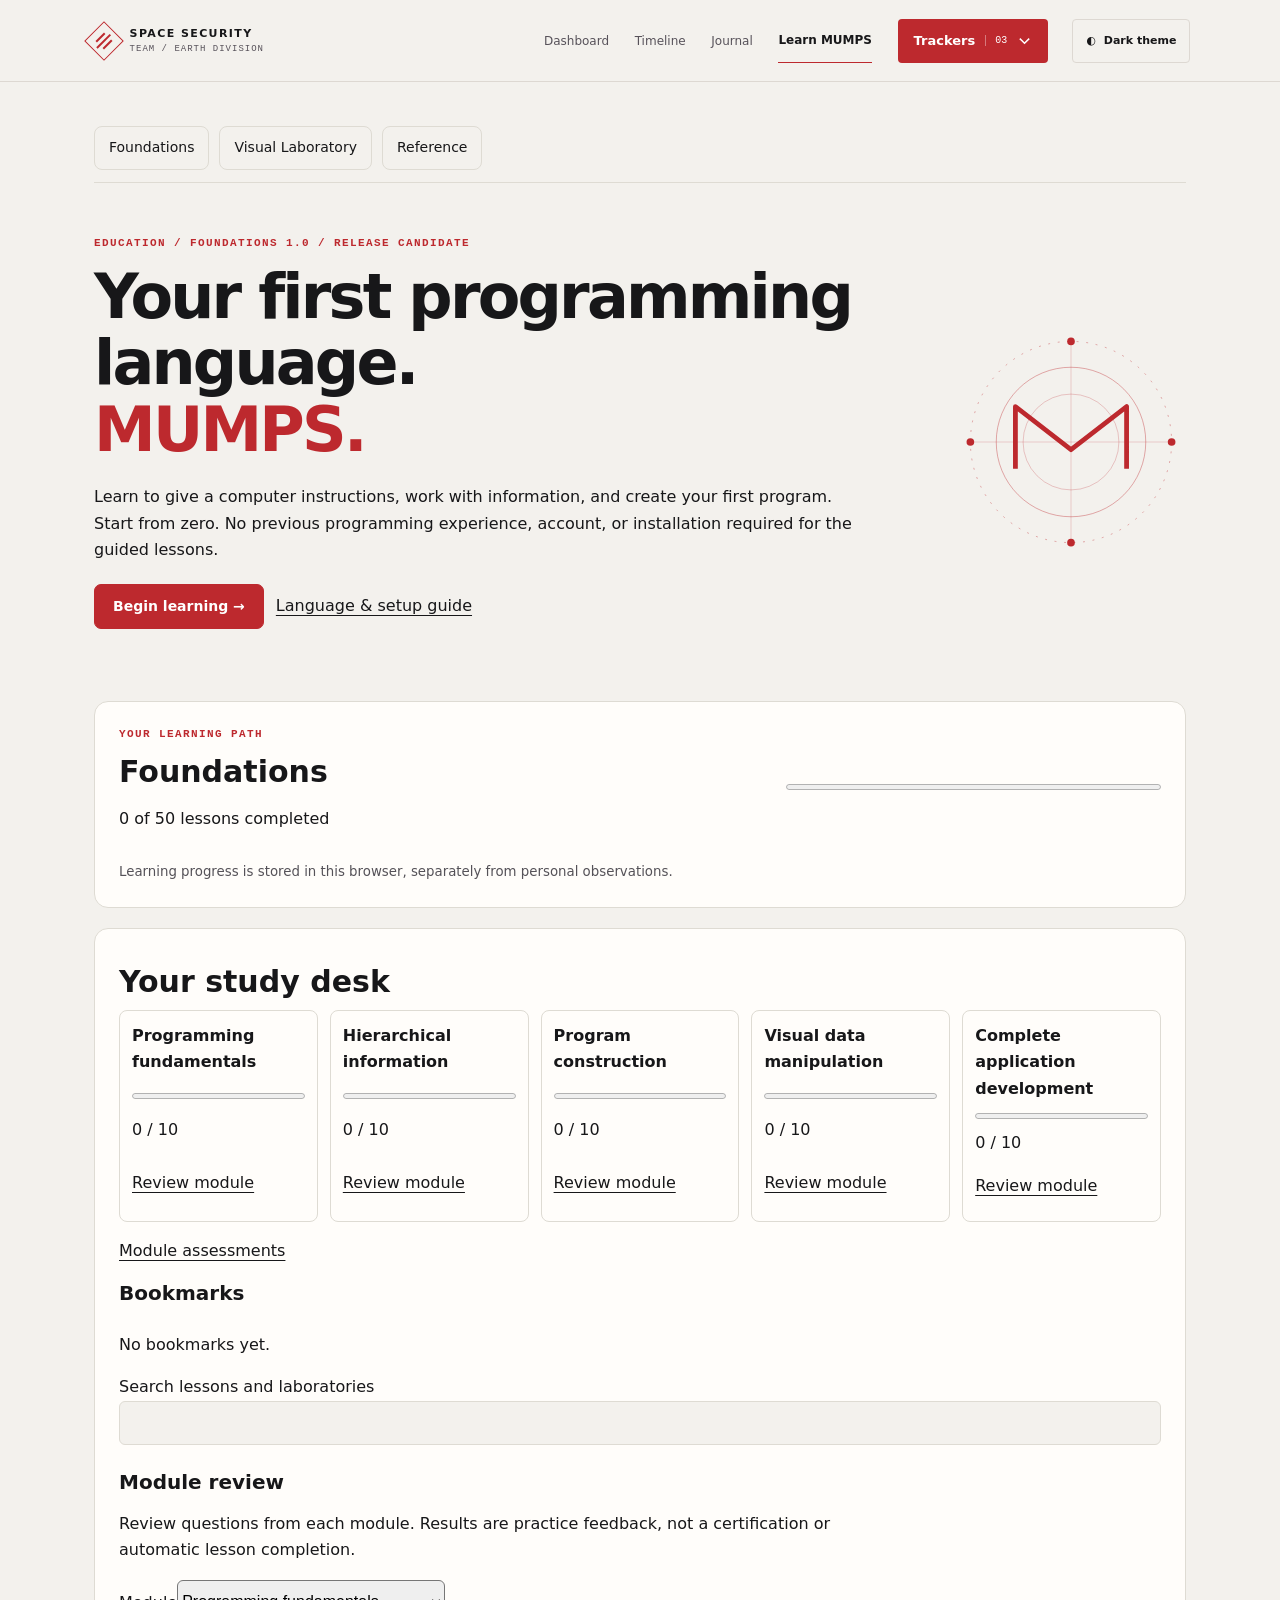
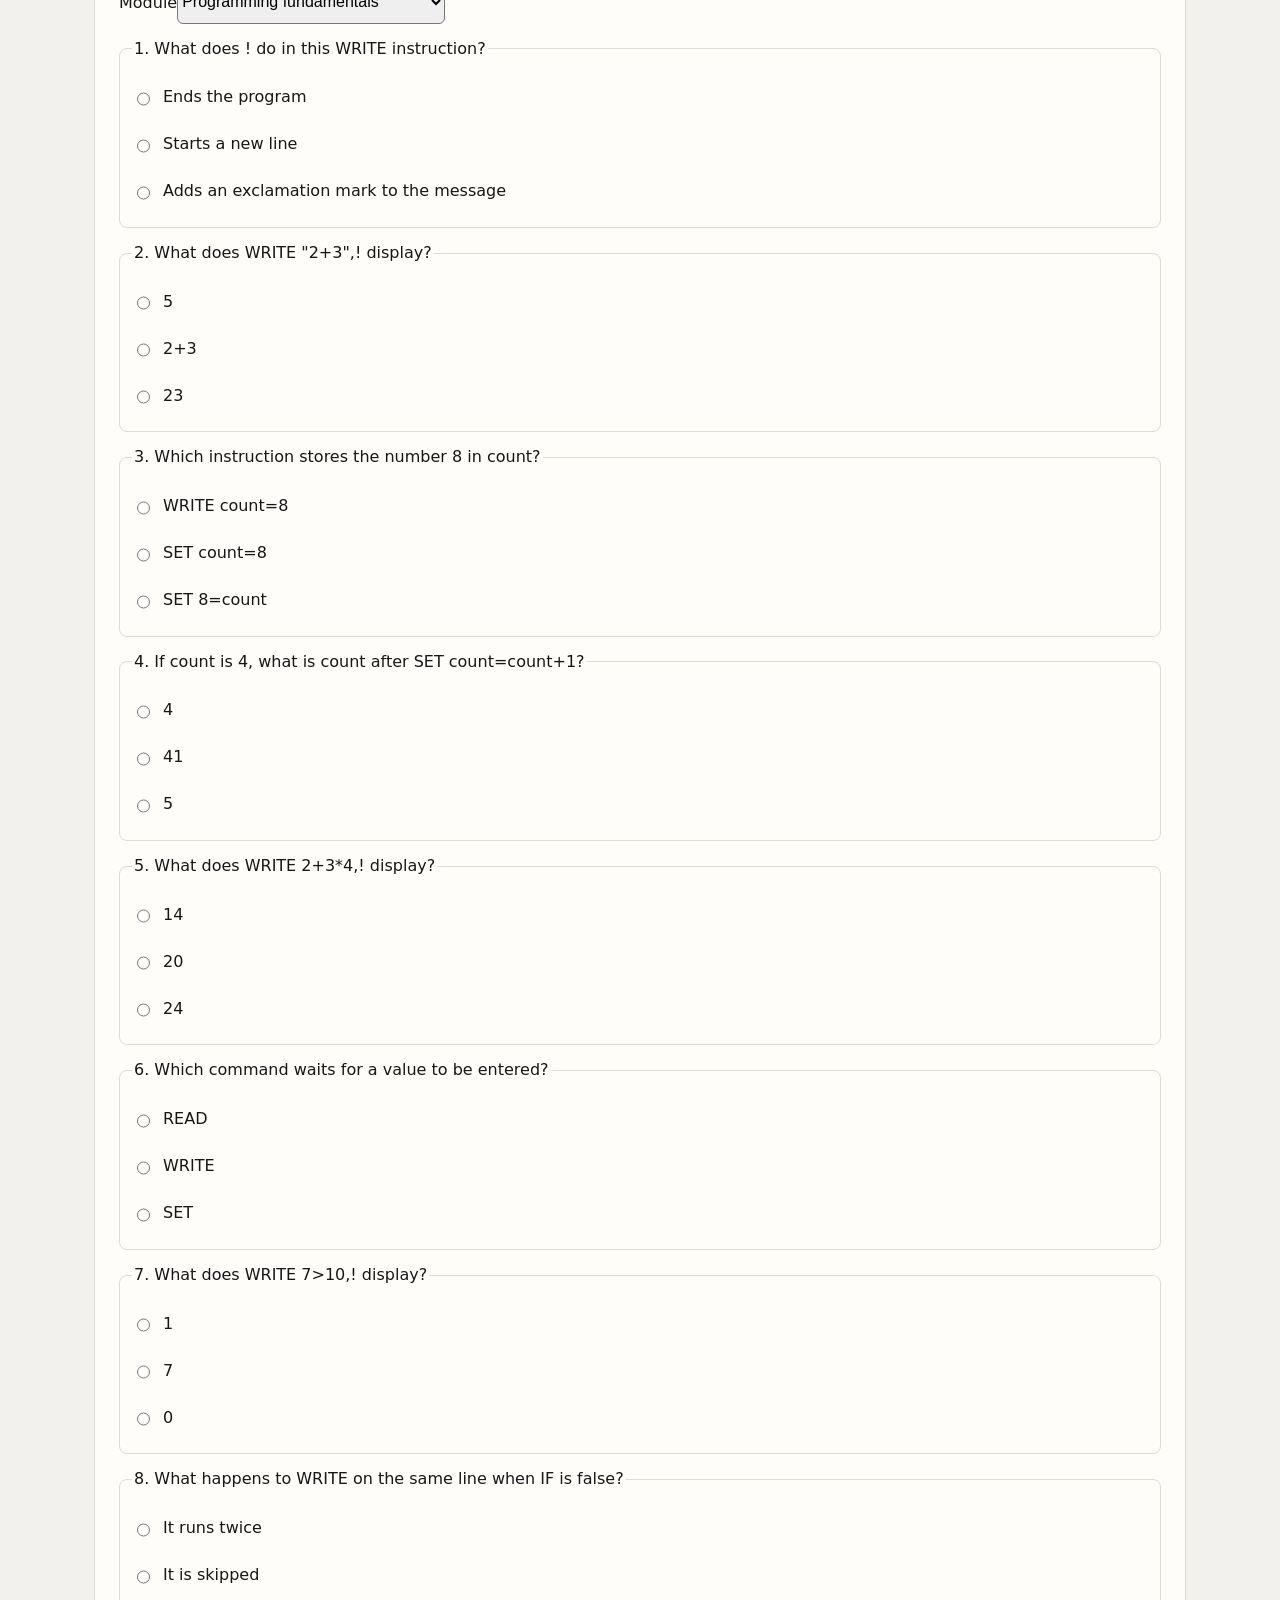
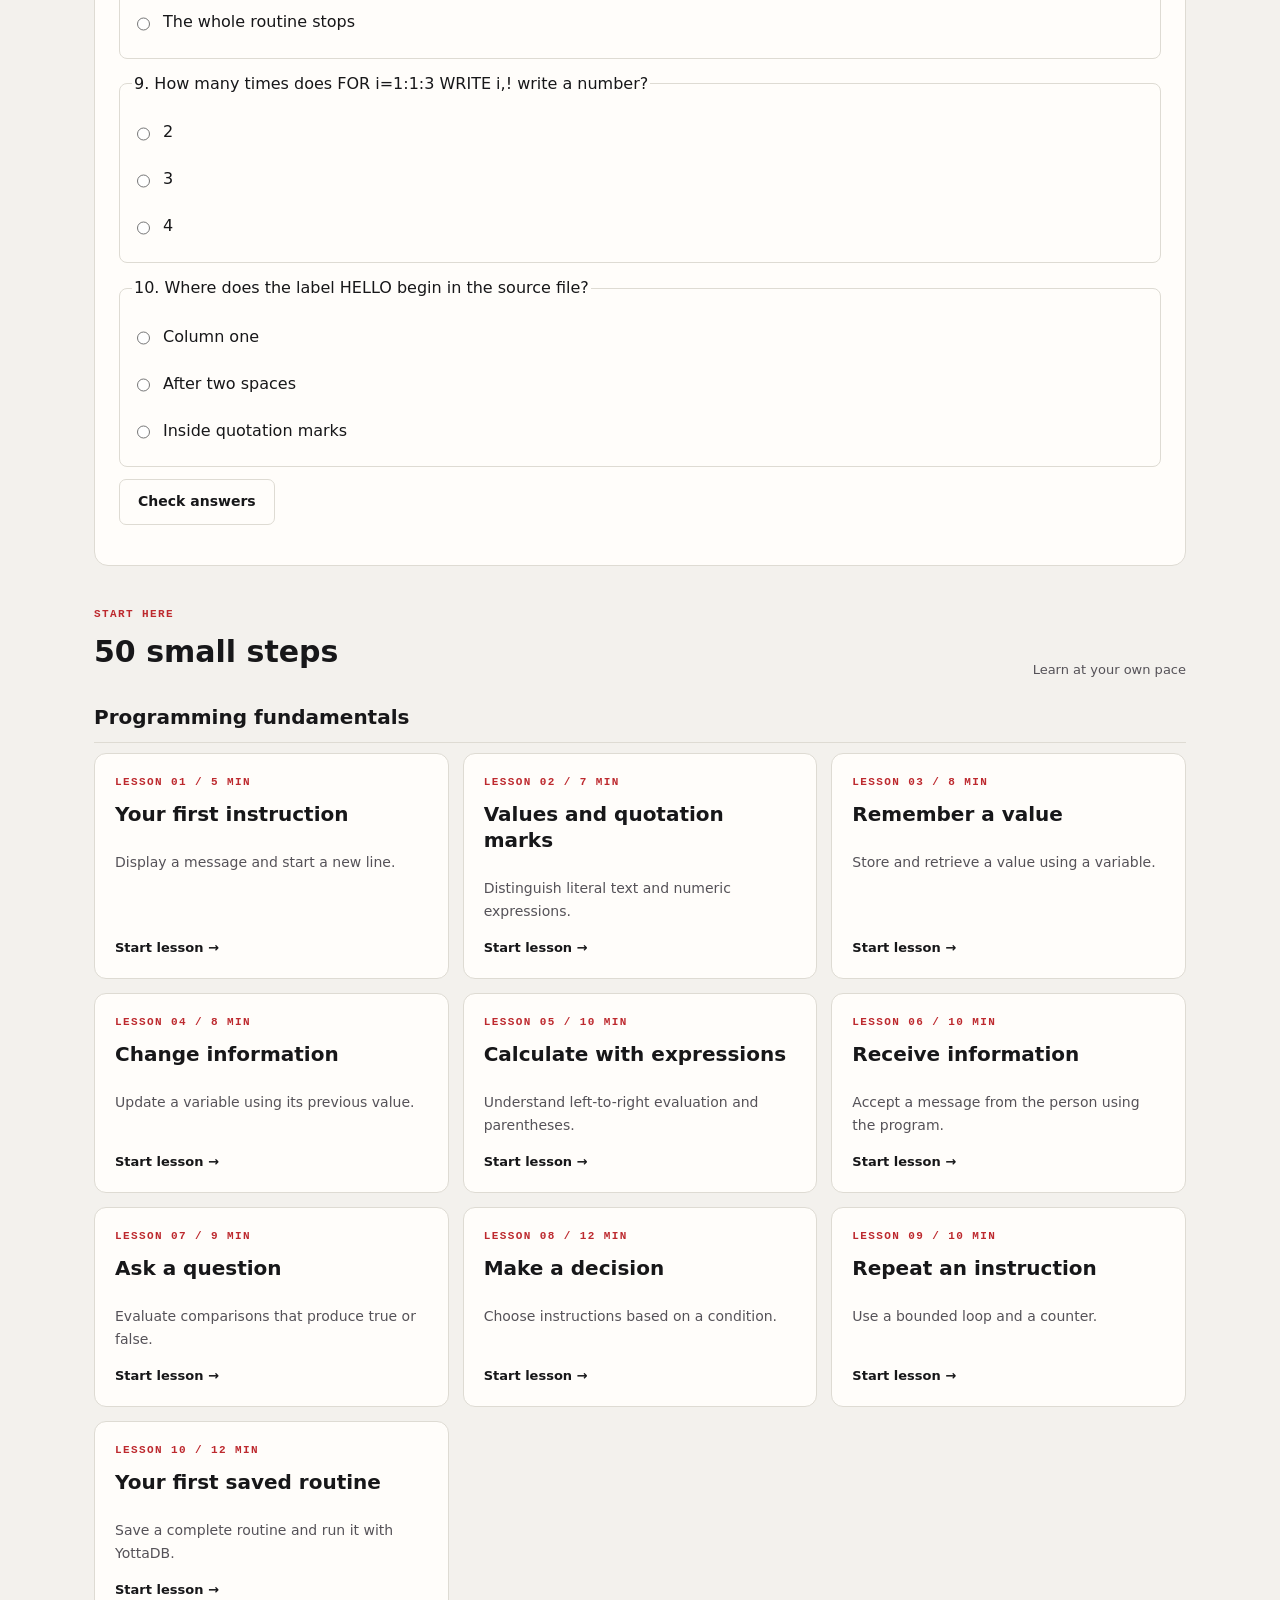
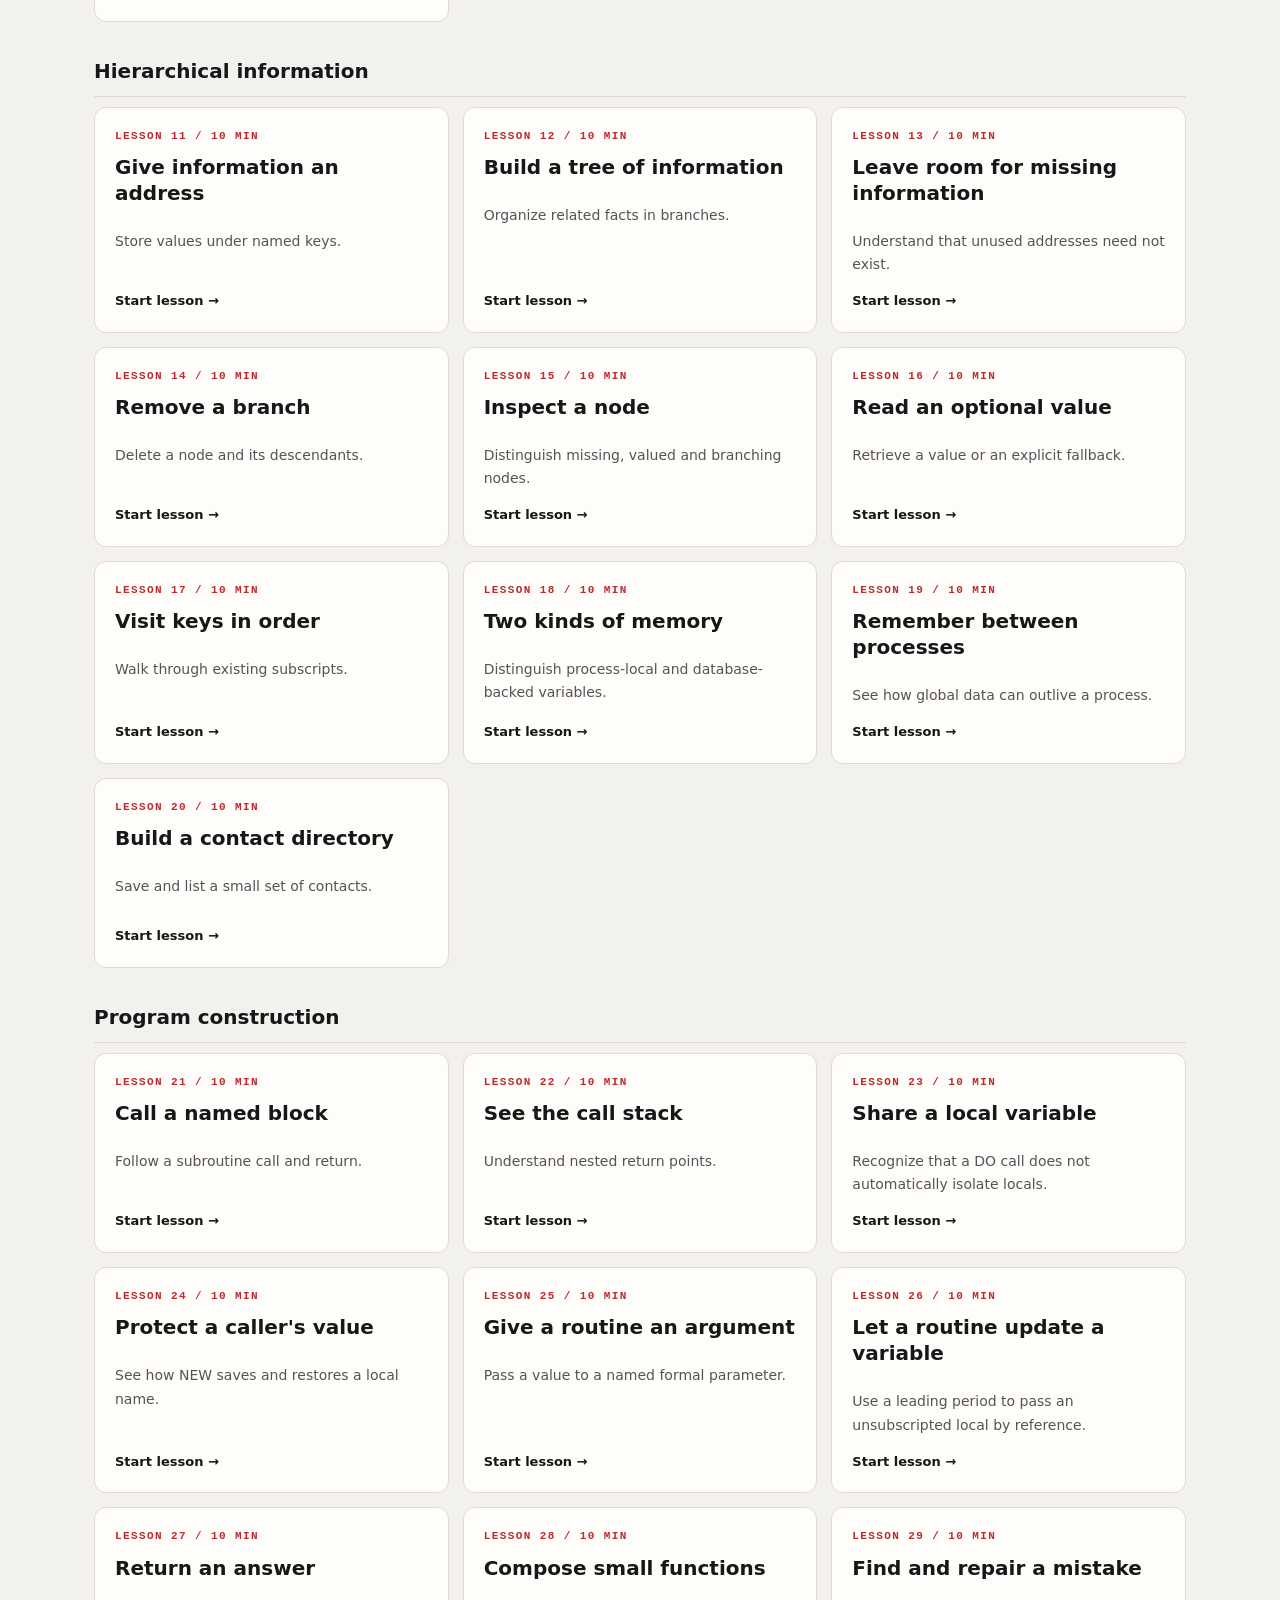
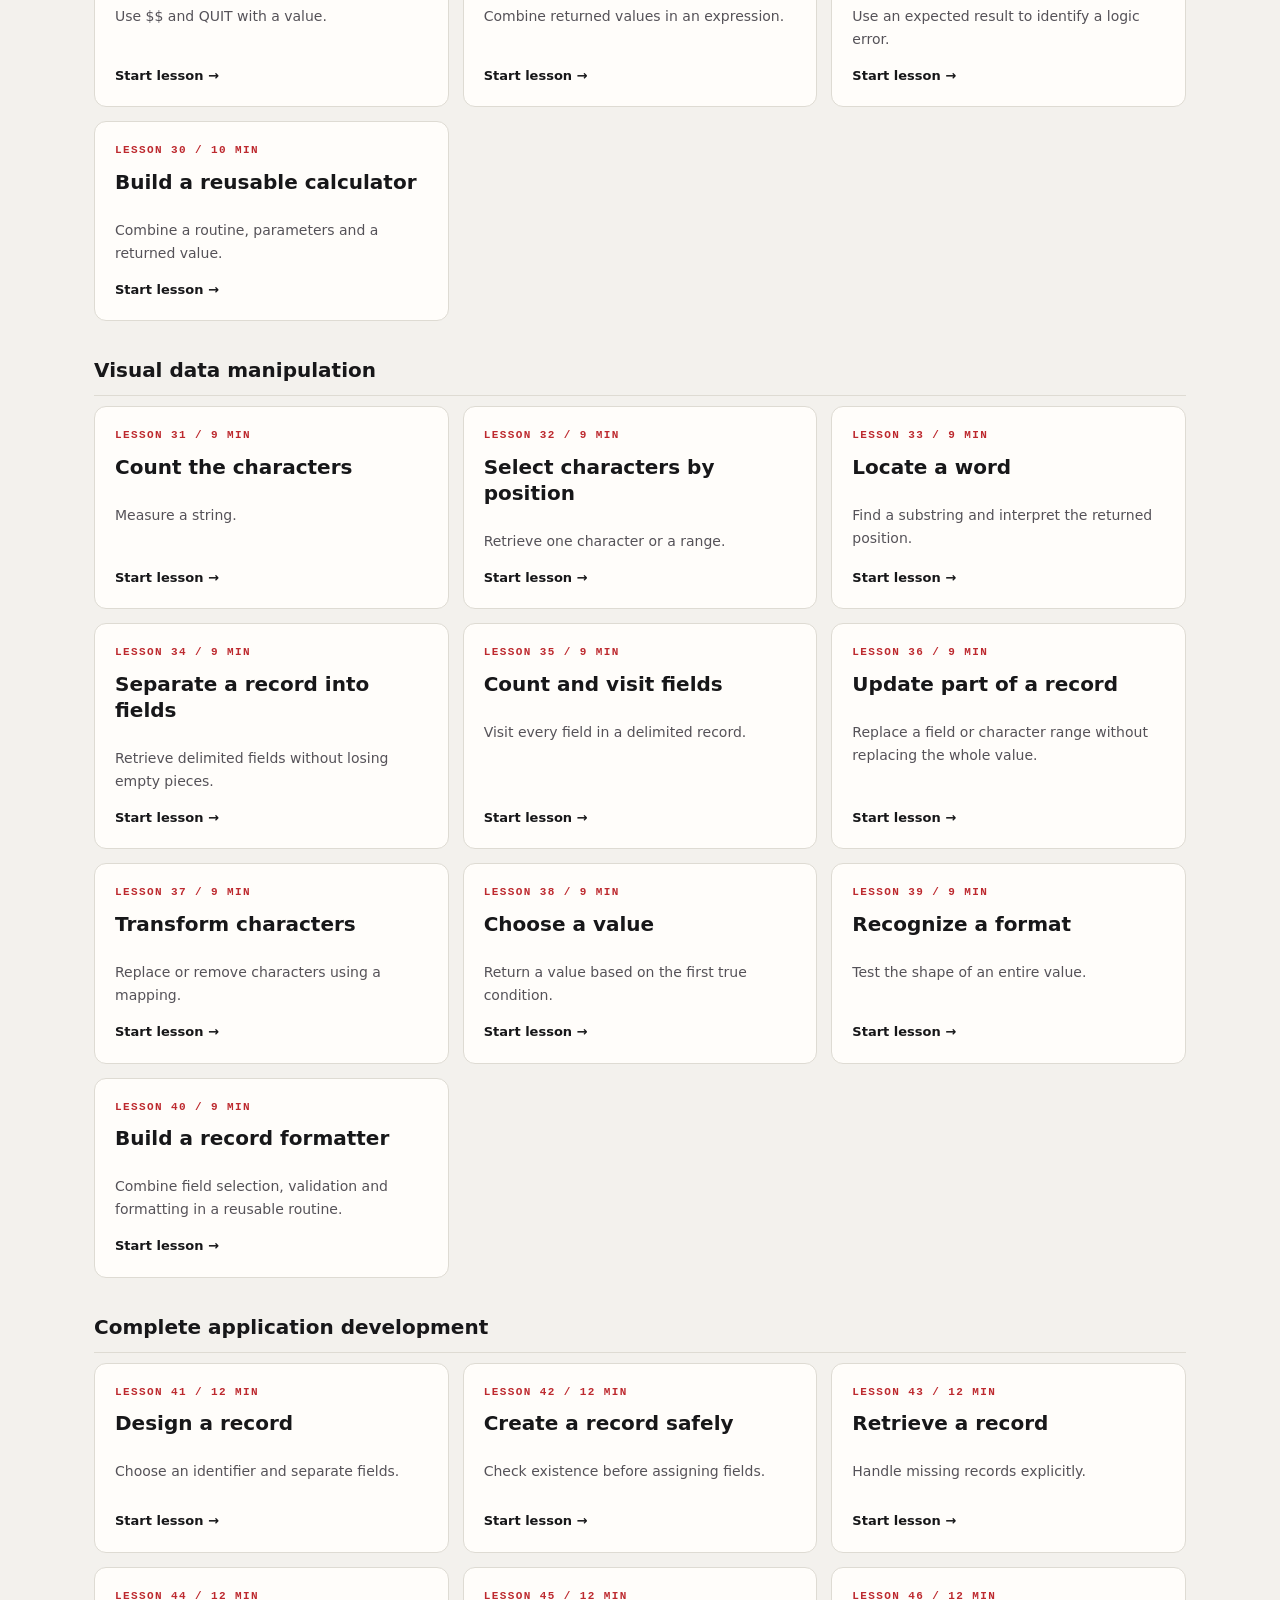
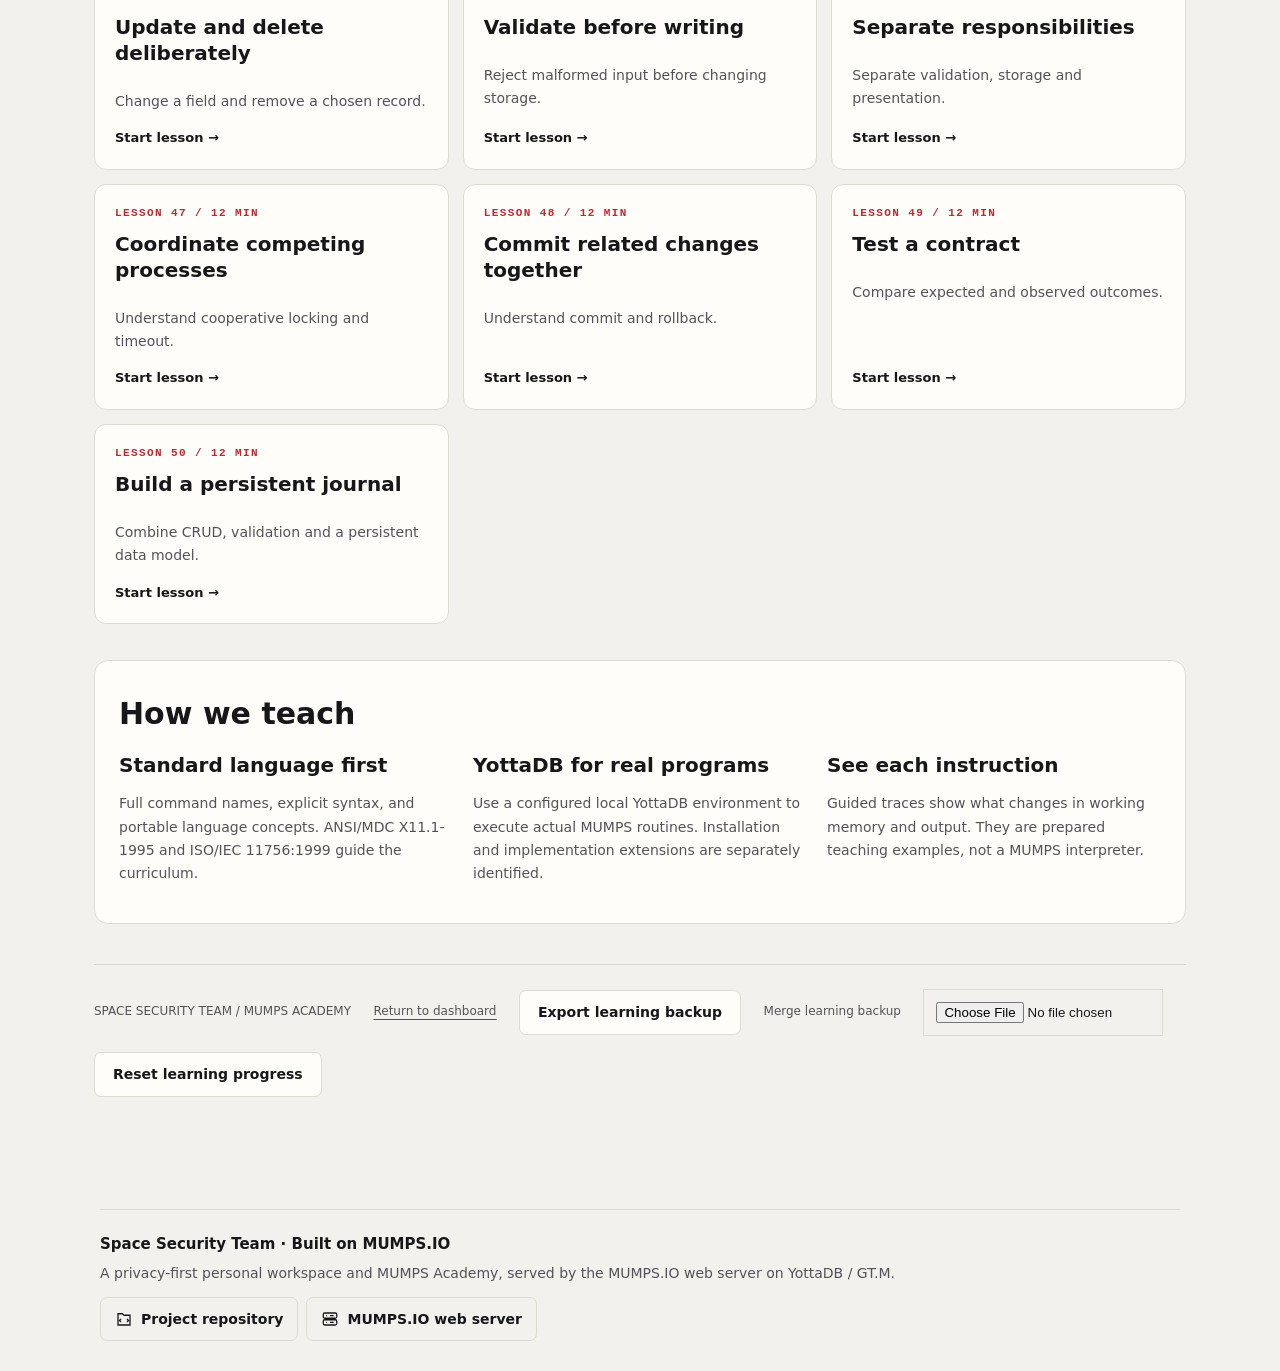
<file: public/space-security/academy/index.html>
<!doctype html>
<html lang="en" data-theme="dark"><head><meta charset="utf-8"><meta name="viewport" content="width=device-width,initial-scale=1"><meta name="theme-color" content="#08090b"><meta name="description" content="Learn programming from the beginning with MUMPS and YottaDB."><title>MUMPS Academy — Foundations</title>
<link rel="stylesheet" href="/public/space-security/shared-navigation.css"><link rel="stylesheet" href="/public/space-security/design-system.css"><link rel="stylesheet" href="/public/space-security/academy/academy.css"><script src="/public/space-security/shared-navigation.js"></script><script defer src="/public/space-security/academy/curriculum.js"></script><script defer src="/public/space-security/academy/academy.js"></script><script defer src="/public/space-security/academy/lab-model.js"></script><script defer src="/public/space-security/academy/lab.js"></script><script defer src="/public/space-security/academy/construction-model.js"></script><script defer src="/public/space-security/academy/construction.js"></script><script defer src="/public/space-security/academy/string-model.js"></script><script defer src="/public/space-security/academy/strings.js"></script><script defer src="/public/space-security/academy/reference.js"></script><script defer src="/public/space-security/academy/application-model.js"></script><script defer src="/public/space-security/academy/application.js"></script><script defer src="/public/space-security/academy/study-model.js"></script><script defer src="/public/space-security/academy/study.js"></script></head><body>
<a class="academy-skip" href="#academy-main">Skip to learning</a>
<header class="sst-header">
  <a class="sst-brand" href="/" aria-label="Space Security Team home">
    <span class="sst-brand-mark" aria-hidden="true"><i></i><i></i><i></i></span>
    <span class="sst-brand-name">SPACE SECURITY<span>TEAM / EARTH DIVISION</span></span>
  </a>
  <nav class="sst-nav" aria-label="Main navigation"><a href="/#dashboard">Dashboard</a><a href="/#timeline">Timeline</a><a href="/#journal-title">Journal</a><a href="/learn" aria-current="page">Learn MUMPS</a><details class="tracker-menu" id="trackerMenu"><summary id="trackerMenuToggle">Trackers <span class="tracker-menu-count">03</span><svg viewBox="0 0 16 16" aria-hidden="true"><path d="m3 6 5 5 5-5" fill="none" stroke="currentColor" stroke-width="1.6"/></svg></summary><div class="tracker-menu-panel"><div class="tracker-menu-heading"><span>FIELD LOGS</span><span>PRIVATE / LOCAL</span></div>
<a href="/public/space-security/tracker/index.html"><span class="tracker-menu-icon cessation"><svg viewBox="0 0 24 24" aria-hidden="true"><path d="M3 13h18v5H3zM17 13v5M7 9l2-5m4 5 2-5"/></svg></span><span class="tracker-menu-copy"><strong>Smoking cessation</strong><small>Cigarettes, cravings &amp; milestones</small><span class="tracker-menu-entry-count" id="dashCessationEntries">0 ENTRIES</span></span><span class="tracker-menu-arrow" aria-hidden="true">↗</span></a>
<a href="/public/space-security/breath-log/index.html"><span class="tracker-menu-icon breath"><svg viewBox="0 0 24 24" aria-hidden="true"><path d="M2 12h5l3-6 4 12 3-6h5"/></svg></span><span class="tracker-menu-copy"><strong>Breath observation</strong><small>Retrospective duration &amp; context</small><span class="tracker-menu-entry-count" id="dashBreathEntries">0 ENTRIES</span></span><span class="tracker-menu-arrow" aria-hidden="true">↗</span></a>
<a href="/public/space-security/milk-log/index.html"><span class="tracker-menu-icon milk"><svg viewBox="0 0 24 24" aria-hidden="true"><path d="M12 2C8 8 5 11 5 15a7 7 0 0 0 14 0c0-4-3-7-7-13Z"/></svg></span><span class="tracker-menu-copy"><strong>Milk consumption</strong><small>Dairy, calcium &amp; digestive observations</small><span class="tracker-menu-entry-count" id="dashMilkEntries">0 ENTRIES</span></span><span class="tracker-menu-arrow" aria-hidden="true">↗</span></a><div class="tracker-menu-footer">Three trackers. One private dashboard.</div></div></details></nav>
  <button class="sst-theme-toggle" type="button" id="themeToggle" aria-label="Switch to light theme" title="Switch theme">◐ <span id="themeLabel">Light theme</span></button>
</header>
<main id="academy-main" class="academy"><nav class="lab-nav" aria-label="Academy navigation"><a href="/learn/foundations">Foundations</a><a href="/learn/lab">Visual Laboratory</a><a href="/learn/reference">Reference</a></nav>
<section class="academy-hero" id="academyHero"><div><p class="academy-kicker">EDUCATION / FOUNDATIONS 1.0 / RELEASE CANDIDATE</p><h1>Your first programming language.<br><em>MUMPS.</em></h1><p>Learn to give a computer instructions, work with information, and create your first program. Start from zero. No previous programming experience, account, or installation required for the guided lessons.</p><div class="academy-actions"><a id="academyBegin" class="academy-primary" href="/learn/lesson/01">Begin learning →</a><a href="/learn/reference">Language &amp; setup guide</a></div></div><svg viewBox="0 0 240 240" aria-hidden="true"><g fill="none" stroke="currentColor"><circle cx="120" cy="120" r="105" stroke-dasharray="2 8" opacity=".4"/><circle cx="120" cy="120" r="78" opacity=".4"/><circle cx="120" cy="120" r="50" opacity=".25"/><path d="M120 15v210M15 120h210" opacity=".2"/><path d="M62 148V83l58 45 58-45v65" stroke-width="5" stroke-linejoin="round"/></g><g fill="currentColor"><circle cx="120" cy="15" r="4"/><circle cx="225" cy="120" r="4"/><circle cx="120" cy="225" r="4"/><circle cx="15" cy="120" r="4"/></g></svg></section>
<section class="academy-progress" id="academyProgress"><div><p class="academy-kicker">YOUR LEARNING PATH</p><h2>Foundations</h2><p id="academyProgressText">0 of 50 lessons completed</p></div><progress id="academyProgressBar" max="50" value="0" aria-label="Completed lessons"></progress><small id="academyStorageStatus" role="status">Learning progress is stored in this browser, separately from personal observations.</small></section>
<div id="academyHome"><section id="studyTools" class="lab-panel"><h2>Your study desk</h2><div id="studyMap" class="study-map"></div><div class="lab-actions"><a id="studyResume" hidden href="/learn">Resume last lesson</a><a href="#studyAssessment">Module assessments</a></div><h3>Bookmarks</h3><div id="studyBookmarks" class="study-links"></div><label for="studySearch">Search lessons and laboratories</label><input id="studySearch" type="search"><div id="studyResults" class="study-links"></div><section id="studyAssessment"><h3>Module review</h3><p>Review questions from each module. Results are practice feedback, not a certification or automatic lesson completion.</p><label for="assessmentModule">Module</label><select id="assessmentModule"></select><div id="assessmentQuestions"></div><button id="assessmentCheck" type="button">Check answers</button><p id="assessmentResult" role="status"></p></section></section><div class="academy-section-title"><div><p class="academy-kicker">START HERE</p><h2 id="academyLessonHeading">50 small steps</h2></div><span>Learn at your own pace</span></div><div id="academyLessons" class="academy-lessons"></div><section class="academy-principles"><h2>How we teach</h2><div><article><h3>Standard language first</h3><p>Full command names, explicit syntax, and portable language concepts. ANSI/MDC X11.1-1995 and ISO/IEC 11756:1999 guide the curriculum.</p></article><article><h3>YottaDB for real programs</h3><p>Use a configured local YottaDB environment to execute actual MUMPS routines. Installation and implementation extensions are separately identified.</p></article><article><h3>See each instruction</h3><p>Guided traces show what changes in working memory and output. They are prepared teaching examples, not a MUMPS interpreter.</p></article></div></section></div>
<section id="academyLab" hidden><p class="academy-kicker">VISUAL LABORATORY / INTERACTIVE MODELS</p><h1 id="labTitle"></h1><p id="labIntro"></p><div id="labContent"></div><p class="academy-muted">Guided simulations only — not actual MUMPS execution.</p></section><section id="academyLesson" hidden><a href="/learn" class="academy-back">← All lessons</a><div class="lab-actions"><button id="studyBookmark" hidden type="button">Bookmark lesson</button><button id="studyDownload" hidden type="button">Download practice routine</button></div><p id="lessonMeta" class="academy-kicker"></p><h1 id="lessonTitle"></h1><p id="lessonGoal" class="academy-goal"></p><p id="lessonIntro" class="academy-intro"></p><div class="academy-trace"><div class="academy-code"><div class="academy-panel-head"><strong>PROGRAM</strong><button id="copyCode" type="button">Copy example</button></div><pre id="lessonCode" aria-label="Example MUMPS instructions"></pre><p id="traceExplanation" role="status">Select Next instruction to begin.</p><div class="academy-actions"><button id="traceReset" type="button">Reset</button><button id="traceNext" type="button" class="academy-primary">Next instruction →</button></div><p class="academy-muted">Guided trace · prepared states, not actual code execution.</p></div><div class="academy-state"><section><div class="academy-panel-head"><strong>WORKING MEMORY</strong><span>Current state</span></div><div id="traceMemory"></div></section><section><div class="academy-panel-head"><strong>OUTPUT</strong></div><pre id="traceOutput" aria-live="polite"></pre></section></div></div>
<section id="messageBuilder" class="academy-exercise" hidden><h2>Make the message yours</h2><label for="messageInput">Type your own message</label><input id="messageInput" maxlength="160" value="Hello, world!"><pre id="messageCode"></pre><button id="messageRun" type="button" class="academy-primary">Preview output</button><pre id="messageOutput" aria-live="polite"></pre><small>Constructs a WRITE example and previews its text, without running MUMPS.</small></section>
<section class="academy-exercise"><p class="academy-kicker">CHECK YOUR UNDERSTANDING</p><h2 id="quizQuestion"></h2><div id="quizChoices"></div><p id="quizFeedback" role="status"></p><button type="button" id="completeLesson" class="academy-primary" disabled>Mark lesson complete</button></section>
<section class="academy-exercise"><h2>Practice on your own</h2><p id="lessonPractice"></p><p id="lessonTask"></p><p id="journalProjectLink" hidden><a href="/public/space-security/academy/projects/SSTJOURNAL.m.txt" download="SSTJOURNAL.m">Download the complete MUMPS journal routine</a> · <a href="/learn/lab/application">Project instructions and simulation</a></p><p><a id="lessonLab" hidden href="/learn/lab">Explore this concept in the Visual Laboratory →</a></p><p>Use the <a href="/learn/reference">YottaDB setup guide</a> when you are ready to execute real code. <a id="lessonReference" href="https://docs.yottadb.com/ProgrammersGuide/">Technical reference</a></p></section><nav class="academy-lesson-nav" aria-label="Lesson navigation"><a id="previousLesson" href="/learn">← Previous</a><a id="nextLesson" href="/learn">Next lesson →</a></nav></section>
<section id="academyReference" hidden><a href="/learn" class="academy-back">← All lessons</a><p class="academy-kicker">ENVIRONMENT / REFERENCE</p><h1>Language reference &amp; setup</h1><p>Explore the standard language concepts introduced in the course. This growing reference is not a complete ANSI specification.</p><section class="lab-panel" aria-labelledby="referenceHeading"><h2 id="referenceHeading">Find a command or function</h2><div class="lab-controls"><div class="lab-field"><label for="referenceSearch">Search language reference</label><input id="referenceSearch" type="search" placeholder="e.g. PIECE or delimiter"></div><div class="lab-field"><label for="referenceCategory">Category</label><select id="referenceCategory"><option value="all">All entries</option><option>Command</option><option>Function</option><option>Special variable</option><option>Operator</option><option>Syntax</option><option>YottaDB environment</option></select></div></div><p id="referenceCount" role="status"></p><div id="referenceCatalog" class="reference-grid"></div></section><h2>From examples to real programs</h2><h2>1. Install YottaDB</h2><p>YottaDB is our chosen MUMPS implementation. Follow the <a href="https://docs.yottadb.com/AdminOpsGuide/basicops.html">official installation and environment documentation</a> for your Linux system. Use a separate learning environment, not a production database.</p><h2>2. Enter Direct Mode</h2><p>In your configured YottaDB shell, run:</p><pre>yottadb -direct</pre><p>At the YottaDB prompt, type the following instruction and press Enter. The prompt itself is not part of the instruction.</p><pre>WRITE "Hello, world!",!</pre><p>Type HALT to leave Direct Mode. The shell command and prompt are YottaDB environment details; WRITE and HALT are language commands.</p><h2>3. Save a routine</h2><p>Create HELLO.m in your configured routine directory. Preserve the leading space on command lines.</p><pre>HELLO ; My first routine
 SET name="Alex"
 WRITE "Hello, ",name,!
 QUIT</pre><p>From your configured shell, execute:</p><pre>yottadb -run ^HELLO</pre><h2>Language policy</h2><p>Our lessons use standard MUMPS constructs, with full command names. YottaDB-specific commands, functions, and environment configuration are labeled when introduced. Formal ANSI/ISO conformance has not been independently certified.</p><ul><li><a href="https://docs.yottadb.com/ProgrammersGuide/">YottaDB M Programmer's Guide</a></li><li><a href="https://docs.yottadb.com/ProgrammersGuide/langfeat.html">Language features</a></li><li><a href="https://docs.yottadb.com/ProgrammersGuide/commands.html">Commands</a></li><li><a href="https://docs.yottadb.com/ProgrammersGuide/functions.html">Functions</a></li><li><a href="https://docs.yottadb.com/ProgrammersGuide/langext.html">Implementation extensions</a></li></ul></section>
<noscript><p>JavaScript is required for guided traces and lesson navigation. The <a href="https://docs.yottadb.com/ProgrammersGuide/">YottaDB guide</a> is available without the academy.</p></noscript>
<footer class="academy-footer"><span>SPACE SECURITY TEAM / MUMPS ACADEMY</span><a href="/">Return to dashboard</a><button id="studyExport" type="button">Export learning backup</button><label for="studyImport">Merge learning backup</label><input id="studyImport" type="file" accept=".json,application/json"><p id="studyStatus" role="status"></p><button id="resetProgress" type="button">Reset learning progress</button></footer></main><footer class="sst-attribution" aria-label="Project and technology"><strong>Space Security Team · Built on MUMPS.IO</strong><p>A privacy-first personal workspace and MUMPS Academy, served by the MUMPS.IO web server on YottaDB / GT.M.</p><div class="sst-attribution-links"><a href="https://github.com/aa-87/efuhair.com"><svg viewBox="0 0 24 24" aria-hidden="true"><path d="M4 5h6l2 2h8v13H4zM8 12l-2 2 2 2m8-4 2 2-2 2"/></svg>Project repository</a><a href="https://github.com/aa-87/mumps.io"><svg viewBox="0 0 24 24" aria-hidden="true"><rect x="3" y="4" width="18" height="7" rx="2"/><rect x="3" y="13" width="18" height="7" rx="2"/><path d="M7 7.5h1m-1 9h1m4-9h5m-5 9h5"/></svg>MUMPS.IO web server</a></div></footer></body></html>
</file>
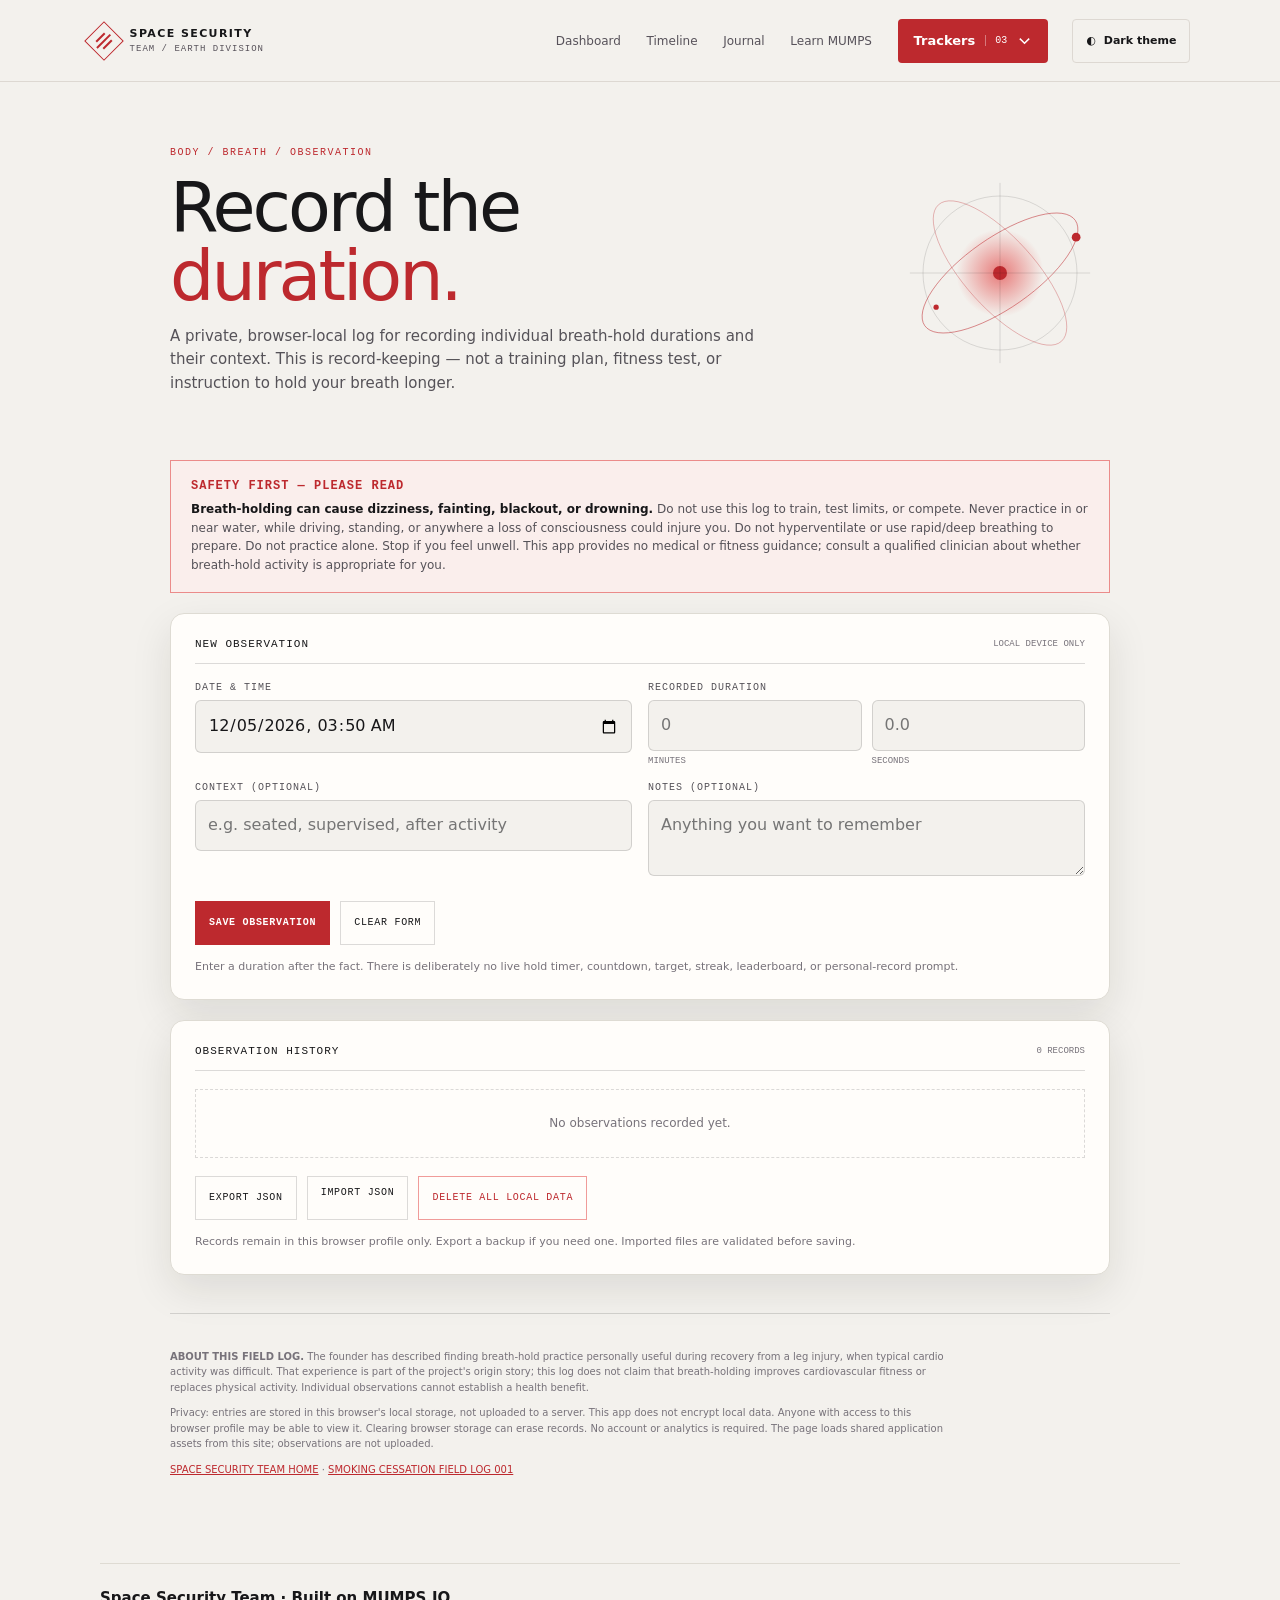
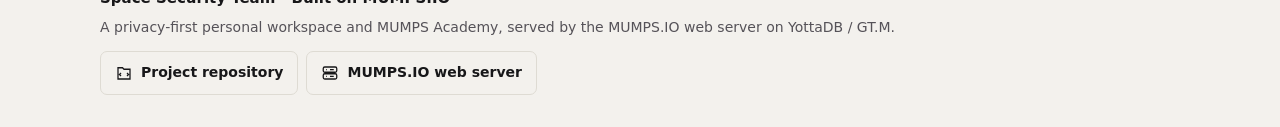
<file: public/space-security/breath-log/index.html>
<!doctype html>
<html lang="en" data-theme="dark">
<head>
<meta charset="utf-8"><meta name="viewport" content="width=device-width,initial-scale=1"><meta name="theme-color" content="#08090b"><meta name="description" content="A standalone local breath observation log."><title>Field Log 002 — Breath Observation | Space Security Team</title>
<style>
:root{color-scheme:dark;--bg:#08090b;--panel:#111419;--panel2:#181c22;--ink:#f1eee9;--muted:#aaa6a5;--dim:#77727a;--line:rgba(241,238,233,.14);--red:#e13b3b;--shadow:rgba(0,0,0,.3);--mono:"DM Mono",ui-monospace,monospace;--sans:system-ui,-apple-system,"Segoe UI",sans-serif}
:root[data-theme=light]{color-scheme:light;--bg:#f3f1ed;--panel:#fffdfa;--panel2:#ebe8e2;--ink:#171719;--muted:#555258;--dim:#77727a;--line:rgba(23,23,25,.15);--red:#bd292e;--shadow:rgba(30,25,20,.1)}
*{box-sizing:border-box}body{margin:0;background:var(--bg);color:var(--ink);font:15px/1.55 var(--sans)}a{color:inherit;text-decoration:none}button,input,textarea{font:inherit}.shell{width:min(940px,90%);margin:auto}.top{display:flex;justify-content:space-between;align-items:center;padding:20px 5%;border-bottom:1px solid var(--line)}.brand{font:600 11px var(--mono);letter-spacing:1.4px}.brand small{display:block;color:var(--dim);font-size:9px;margin-top:4px}.nav{display:flex;gap:10px}.nav a,.nav button,.btn{border:1px solid var(--line);background:transparent;color:var(--ink);padding:10px 13px;font:10px var(--mono);letter-spacing:.7px;cursor:pointer}.hero{padding:55px 0 30px;display:grid;grid-template-columns:1fr 220px;gap:30px;align-items:center}.eyebrow{font:10px var(--mono);letter-spacing:1.5px;color:var(--red)}h1{font:500 clamp(42px,7vw,70px)/.98 var(--sans);letter-spacing:-3px;margin:15px 0}h1 em{font-style:normal;color:var(--red)}.lede{max-width:620px;color:var(--muted)}.orb{width:210px;max-width:100%;justify-self:center}.panel{background:var(--panel);border:1px solid var(--line);padding:24px;margin:20px 0;box-shadow:0 15px 40px var(--shadow)}.head{display:flex;justify-content:space-between;gap:12px;align-items:center;border-bottom:1px solid var(--line);padding-bottom:13px;margin-bottom:18px}.head strong{font:11px var(--mono);letter-spacing:1px}.tag,.unit{font:9px var(--mono);color:var(--dim)}.safety{border:1px solid rgba(225,59,59,.55);background:color-mix(in srgb,var(--red) 7%,var(--panel));padding:18px 20px;margin:20px 0}.safety h2{font:600 12px var(--mono);letter-spacing:1px;color:var(--red);margin:0 0 7px}.safety p{margin:0;color:var(--muted);font-size:12px}.safety b{color:var(--ink)}.grid{display:grid;grid-template-columns:repeat(2,minmax(0,1fr));gap:16px}.field label{display:block;font:10px var(--mono);letter-spacing:1px;color:var(--muted);margin-bottom:7px}.field input,.field textarea{width:100%;border:1px solid var(--line);background:var(--bg);color:var(--ink);padding:12px;border-radius:0}.field textarea{min-height:85px;resize:vertical}.duration{display:grid;grid-template-columns:1fr 1fr;gap:10px}.unit{margin-top:5px}.actions{display:flex;gap:10px;flex-wrap:wrap;margin-top:18px}.btn.primary{background:var(--red);border-color:var(--red);color:white;font-weight:700}.btn.danger{border-color:rgba(225,59,59,.5);color:var(--red)}.hint{font-size:11px;color:var(--dim);margin:13px 0 0}.history{display:grid;gap:10px}.entry{border:1px solid var(--line);padding:14px 16px;display:grid;grid-template-columns:1fr auto;gap:15px;align-items:center;background:var(--panel2)}.entry strong{font:500 20px var(--sans)}.entry small{display:block;color:var(--dim);font:9px var(--mono);letter-spacing:.5px;margin-top:4px}.entry p{margin:7px 0 0;color:var(--muted);font-size:12px;white-space:pre-wrap}.entry button{border:1px solid var(--line);background:transparent;color:var(--muted);padding:7px 9px;font:9px var(--mono);cursor:pointer}.empty{padding:24px;border:1px dashed var(--line);color:var(--dim);text-align:center;font-size:12px}.foot{padding:25px 0 48px;color:var(--dim);font-size:10px;border-top:1px solid var(--line);margin-top:38px}.foot p{max-width:780px}.foot a{color:var(--red);text-decoration:underline}.sr{position:absolute;width:1px;height:1px;overflow:hidden;clip:rect(0,0,0,0)}
@media(max-width:680px){.hero{grid-template-columns:1fr;padding-top:38px}.orb{width:140px;grid-row:1}.grid{grid-template-columns:1fr}.panel{padding:17px}.nav a{display:none}.top{padding:16px 5%}}
@media(prefers-reduced-motion:reduce){*{scroll-behavior:auto!important;transition:none!important}}
</style>
<link rel="stylesheet" href="/public/space-security/shared-navigation.css">
<link rel="stylesheet" href="/public/space-security/design-system.css">
<script src="/public/space-security/local-data.js"></script>
<script src="/public/space-security/shared-navigation.js"></script>
</head>
<body>
<header class="sst-header">
  <a class="sst-brand" href="/" aria-label="Space Security Team home">
    <span class="sst-brand-mark" aria-hidden="true"><i></i><i></i><i></i></span>
    <span class="sst-brand-name">SPACE SECURITY<span>TEAM / EARTH DIVISION</span></span>
  </a>
  <nav class="sst-nav" aria-label="Main navigation"><a href="/#dashboard">Dashboard</a><a href="/#timeline">Timeline</a><a href="/#journal-title">Journal</a><a href="/learn">Learn MUMPS</a><details class="tracker-menu" id="trackerMenu"><summary id="trackerMenuToggle">Trackers <span class="tracker-menu-count">03</span><svg viewBox="0 0 16 16" aria-hidden="true"><path d="m3 6 5 5 5-5" fill="none" stroke="currentColor" stroke-width="1.6"/></svg></summary><div class="tracker-menu-panel"><div class="tracker-menu-heading"><span>FIELD LOGS</span><span>PRIVATE / LOCAL</span></div>
<a href="/public/space-security/tracker/index.html"><span class="tracker-menu-icon cessation"><svg viewBox="0 0 24 24" aria-hidden="true"><path d="M3 13h18v5H3zM17 13v5M7 9l2-5m4 5 2-5"/></svg></span><span class="tracker-menu-copy"><strong>Smoking cessation</strong><small>Cigarettes, cravings &amp; milestones</small><span class="tracker-menu-entry-count" id="dashCessationEntries">0 ENTRIES</span></span><span class="tracker-menu-arrow" aria-hidden="true">↗</span></a>
<a href="/public/space-security/breath-log/index.html"><span class="tracker-menu-icon breath"><svg viewBox="0 0 24 24" aria-hidden="true"><path d="M2 12h5l3-6 4 12 3-6h5"/></svg></span><span class="tracker-menu-copy"><strong>Breath observation</strong><small>Retrospective duration &amp; context</small><span class="tracker-menu-entry-count" id="dashBreathEntries">0 ENTRIES</span></span><span class="tracker-menu-arrow" aria-hidden="true">↗</span></a>
<a href="/public/space-security/milk-log/index.html"><span class="tracker-menu-icon milk"><svg viewBox="0 0 24 24" aria-hidden="true"><path d="M12 2C8 8 5 11 5 15a7 7 0 0 0 14 0c0-4-3-7-7-13Z"/></svg></span><span class="tracker-menu-copy"><strong>Milk consumption</strong><small>Dairy, calcium &amp; digestive observations</small><span class="tracker-menu-entry-count" id="dashMilkEntries">0 ENTRIES</span></span><span class="tracker-menu-arrow" aria-hidden="true">↗</span></a><div class="tracker-menu-footer">Three trackers. One private dashboard.</div></div></details></nav>
  <button class="sst-theme-toggle" type="button" id="themeToggle" aria-label="Switch to light theme" title="Switch theme">◐ <span id="themeLabel">Light theme</span></button>
</header>
<main class="shell">
<section class="hero"><div><p class="eyebrow">BODY / BREATH / OBSERVATION</p><h1>Record the<br><em>duration.</em></h1><p class="lede">A private, browser-local log for recording individual breath-hold durations and their context. This is record-keeping — not a training plan, fitness test, or instruction to hold your breath longer.</p></div><svg class="orb" viewBox="0 0 240 240" role="img" aria-label="Abstract red orbital diagram"><defs><radialGradient id="g"><stop stop-color="#e13b3b" stop-opacity=".65"/><stop offset="1" stop-color="#e13b3b" stop-opacity="0"/></radialGradient></defs><circle cx="120" cy="120" r="88" fill="none" stroke="var(--line)"/><ellipse cx="120" cy="120" rx="105" ry="40" fill="none" stroke="var(--red)" stroke-opacity=".55" transform="rotate(-35 120 120)"/><ellipse cx="120" cy="120" rx="105" ry="40" fill="none" stroke="var(--red)" stroke-opacity=".35" transform="rotate(48 120 120)"/><circle cx="120" cy="120" r="50" fill="url(#g)"/><circle cx="120" cy="120" r="8" fill="var(--red)"/><circle cx="207" cy="79" r="5" fill="var(--red)"/><circle cx="47" cy="159" r="3" fill="var(--red)"/><path d="M120 17v206M17 120h206" stroke="var(--line)"/></svg></section>
<aside class="safety" role="note"><h2>SAFETY FIRST — PLEASE READ</h2><p><b>Breath-holding can cause dizziness, fainting, blackout, or drowning.</b> Do not use this log to train, test limits, or compete. Never practice in or near water, while driving, standing, or anywhere a loss of consciousness could injure you. Do not hyperventilate or use rapid/deep breathing to prepare. Do not practice alone. Stop if you feel unwell. This app provides no medical or fitness guidance; consult a qualified clinician about whether breath-hold activity is appropriate for you.</p></aside>
<section class="panel"><div class="head"><strong>NEW OBSERVATION</strong><span class="tag">LOCAL DEVICE ONLY</span></div><form id="entryForm"><div class="grid"><div class="field"><label for="date">DATE & TIME</label><input id="date" type="datetime-local" required></div><div class="field"><label>RECORDED DURATION</label><div class="duration"><div><input id="minutes" type="number" min="0" max="999" step="1" inputmode="numeric" placeholder="0" aria-label="Minutes" required><div class="unit">MINUTES</div></div><div><input id="seconds" type="number" min="0" max="59.9" step="0.1" inputmode="decimal" placeholder="0.0" aria-label="Seconds" required><div class="unit">SECONDS</div></div></div></div><div class="field"><label for="context">CONTEXT (OPTIONAL)</label><input id="context" maxlength="120" placeholder="e.g. seated, supervised, after activity"></div><div class="field"><label for="notes">NOTES (OPTIONAL)</label><textarea id="notes" maxlength="1000" placeholder="Anything you want to remember"></textarea></div></div><div class="actions"><button class="btn primary" type="submit"><span id="breathSaveLabel">SAVE OBSERVATION</span></button><button type="button" class="btn" id="breathCancel" hidden>CANCEL EDIT</button><button class="btn" type="reset">CLEAR FORM</button></div><p class="hint">Enter a duration after the fact. There is deliberately no live hold timer, countdown, target, streak, leaderboard, or personal-record prompt.</p></form></section>
<section class="panel"><div class="head"><strong>OBSERVATION HISTORY</strong><span id="count" class="tag">0 RECORDS</span></div><div id="history" class="history"><div class="empty">No observations recorded yet.</div></div><div class="actions"><button class="btn" id="export">EXPORT JSON</button><label class="btn" for="importFile">IMPORT JSON</label><input class="sr" id="importFile" type="file" accept="application/json,.json"><button class="btn danger" id="clearAll" type="button">DELETE ALL LOCAL DATA</button></div><p class="hint">Records remain in this browser profile only. Export a backup if you need one. Imported files are validated before saving.</p></section>
<footer class="foot"><p><b>ABOUT THIS FIELD LOG.</b> The founder has described finding breath-hold practice personally useful during recovery from a leg injury, when typical cardio activity was difficult. That experience is part of the project's origin story; this log does not claim that breath-holding improves cardiovascular fitness or replaces physical activity. Individual observations cannot establish a health benefit.</p><p>Privacy: entries are stored in this browser's local storage, not uploaded to a server. This app does not encrypt local data. Anyone with access to this browser profile may be able to view it. Clearing browser storage can erase records. No account or analytics is required. The page loads shared application assets from this site; observations are not uploaded.</p><p><a href="/">SPACE SECURITY TEAM HOME</a> · <a href="/public/space-security/tracker/index.html">SMOKING CESSATION FIELD LOG 001</a></p></footer>
</main>
<script>
(function(){'use strict';var KEY='sst.breathlog.v1',$=function(id){return document.getElementById(id)},entries=[],snapshot=null,ready=false,editing=null,D=window.SSTData;
function valid(x){return D.breath(x)}
function load(){try{var v=D.read(localStorage,'b');entries=v.value;snapshot=v.raw;ready=true}catch(e){ready=false;alert('Stored breath records could not be read. Editing is disabled. '+e.message)}}
function save(next){if(!ready){alert('Reload before editing.');return false}try{snapshot=D.write(localStorage,'b',next,snapshot);entries=next;return true}catch(e){alert(e.message);return false}}
function esc(s){return String(s).replace(/[&<>"']/g,function(c){return {'&':'&amp;','<':'&lt;','>':'&gt;','"':'&quot;',"'":'&#39;'}[c]})}
function fmt(s){return String(Math.floor(s/60)).padStart(2,'0')+':'+(s%60).toFixed(1).padStart(4,'0')}
function render(){var h=$('history');$('count').textContent=entries.length+' RECORD'+(entries.length===1?'':'S');if(!entries.length){h.innerHTML='<div class="empty">No observations recorded yet.</div>';return}h.innerHTML=entries.slice().sort(function(a,b){return b.date.localeCompare(a.date)}).map(function(e){return '<article class="entry"><div><strong>'+fmt(e.seconds)+'</strong><small>'+esc(new Date(e.date).toLocaleString())+'</small>'+(e.context?'<small>CONTEXT · '+esc(e.context)+'</small>':'')+(e.notes?'<p>'+esc(e.notes)+'</p>':'')+'</div><div><button type="button" data-edit="'+esc(e.id)+'">EDIT</button> <button type="button" data-delete="'+esc(e.id)+'">DELETE</button></div></article>'}).join('')}
function localNow(){var d=new Date();return new Date(d.getTime()-d.getTimezoneOffset()*60000).toISOString().slice(0,16)}$('date').value=localNow();
$('entryForm').addEventListener('submit',function(ev){ev.preventDefault();var m=Number($('minutes').value),s=Number($('seconds').value),d=$('date').value;if(!Number.isFinite(m)||!Number.isFinite(s)||m<0||s<0||s>=60||!d){alert('Enter a valid date and duration. Seconds must be from 0 to less than 60.');return}var item={id:editing||'b'+Date.now().toString(36)+Math.random().toString(36).slice(2,7),date:new Date(d).toISOString(),seconds:m*60+s,context:$('context').value.trim(),notes:$('notes').value.trim()};if(save(entries.filter(function(e){return e.id!==item.id}).concat(item))){render();reset()}});
$('history').addEventListener('click',function(ev){var edit=ev.target.getAttribute('data-edit');if(edit){var e=entries.find(function(x){return x.id===edit});if(!e)return;editing=e.id;var d=new Date(e.date);$('date').value=new Date(d-d.getTimezoneOffset()*60000).toISOString().slice(0,16);$('minutes').value=Math.floor(e.seconds/60);$('seconds').value=(e.seconds%60).toFixed(1);$('context').value=e.context;$('notes').value=e.notes;$('breathSaveLabel').textContent='SAVE CHANGES';$('breathCancel').hidden=false;$('date').focus();return}var id=ev.target.getAttribute('data-delete');if(!id||!confirm('Delete this observation from this browser?'))return;if(save(entries.filter(function(e){return e.id!==id}))){if(editing===id)reset();render()}});
function reset(){editing=null;$('entryForm').reset();$('date').value=localNow();$('breathSaveLabel').textContent='SAVE OBSERVATION';$('breathCancel').hidden=true}
$('breathCancel').addEventListener('click',reset);$('entryForm').addEventListener('reset',function(){editing=null;$('breathSaveLabel').textContent='SAVE OBSERVATION';$('breathCancel').hidden=true;setTimeout(function(){$('date').value=localNow()},0)});
$('export').addEventListener('click',function(){var current;try{current=D.read(localStorage,'b').value}catch(e){alert(e.message);return}var b=new Blob([JSON.stringify({format:'sst-breathlog-v1',exportedAt:new Date().toISOString(),entries:current},null,2)],{type:'application/json'}),u=URL.createObjectURL(b),a=document.createElement('a');a.href=u;a.download='space-security-breath-observations.json';a.click();setTimeout(function(){URL.revokeObjectURL(u)},1000)});
$('importFile').addEventListener('change',function(ev){var f=ev.target.files&&ev.target.files[0];if(!f)return;if(f.size>5242880){alert('File exceeds 5 MB');$('importFile').value='';return}var r=new FileReader();r.onload=function(){try{var o=JSON.parse(r.result),a=o&&o.format==='sst-breathlog-v1'?D.validate('b',o.entries):null;if(!a)throw Error();if(!confirm('Import '+a.length+' observations? Matching IDs will be replaced.'))return;if(save(D.merge(entries,a))){reset();render()}}catch(e){alert('This is not a valid breath observation export.')}finally{$('importFile').value=''}};r.readAsText(f)});
$('clearAll').addEventListener('click',function(){if(!entries.length||!confirm('Permanently delete every observation stored by this app in this browser? Export first if needed.'))return;if(save([])){reset();render()}});
load();render()})();
</script><footer class="sst-attribution" aria-label="Project and technology"><strong>Space Security Team · Built on MUMPS.IO</strong><p>A privacy-first personal workspace and MUMPS Academy, served by the MUMPS.IO web server on YottaDB / GT.M.</p><div class="sst-attribution-links"><a href="https://github.com/aa-87/efuhair.com"><svg viewBox="0 0 24 24" aria-hidden="true"><path d="M4 5h6l2 2h8v13H4zM8 12l-2 2 2 2m8-4 2 2-2 2"/></svg>Project repository</a><a href="https://github.com/aa-87/mumps.io"><svg viewBox="0 0 24 24" aria-hidden="true"><rect x="3" y="4" width="18" height="7" rx="2"/><rect x="3" y="13" width="18" height="7" rx="2"/><path d="M7 7.5h1m-1 9h1m4-9h5m-5 9h5"/></svg>MUMPS.IO web server</a></div></footer></body></html>
</file>
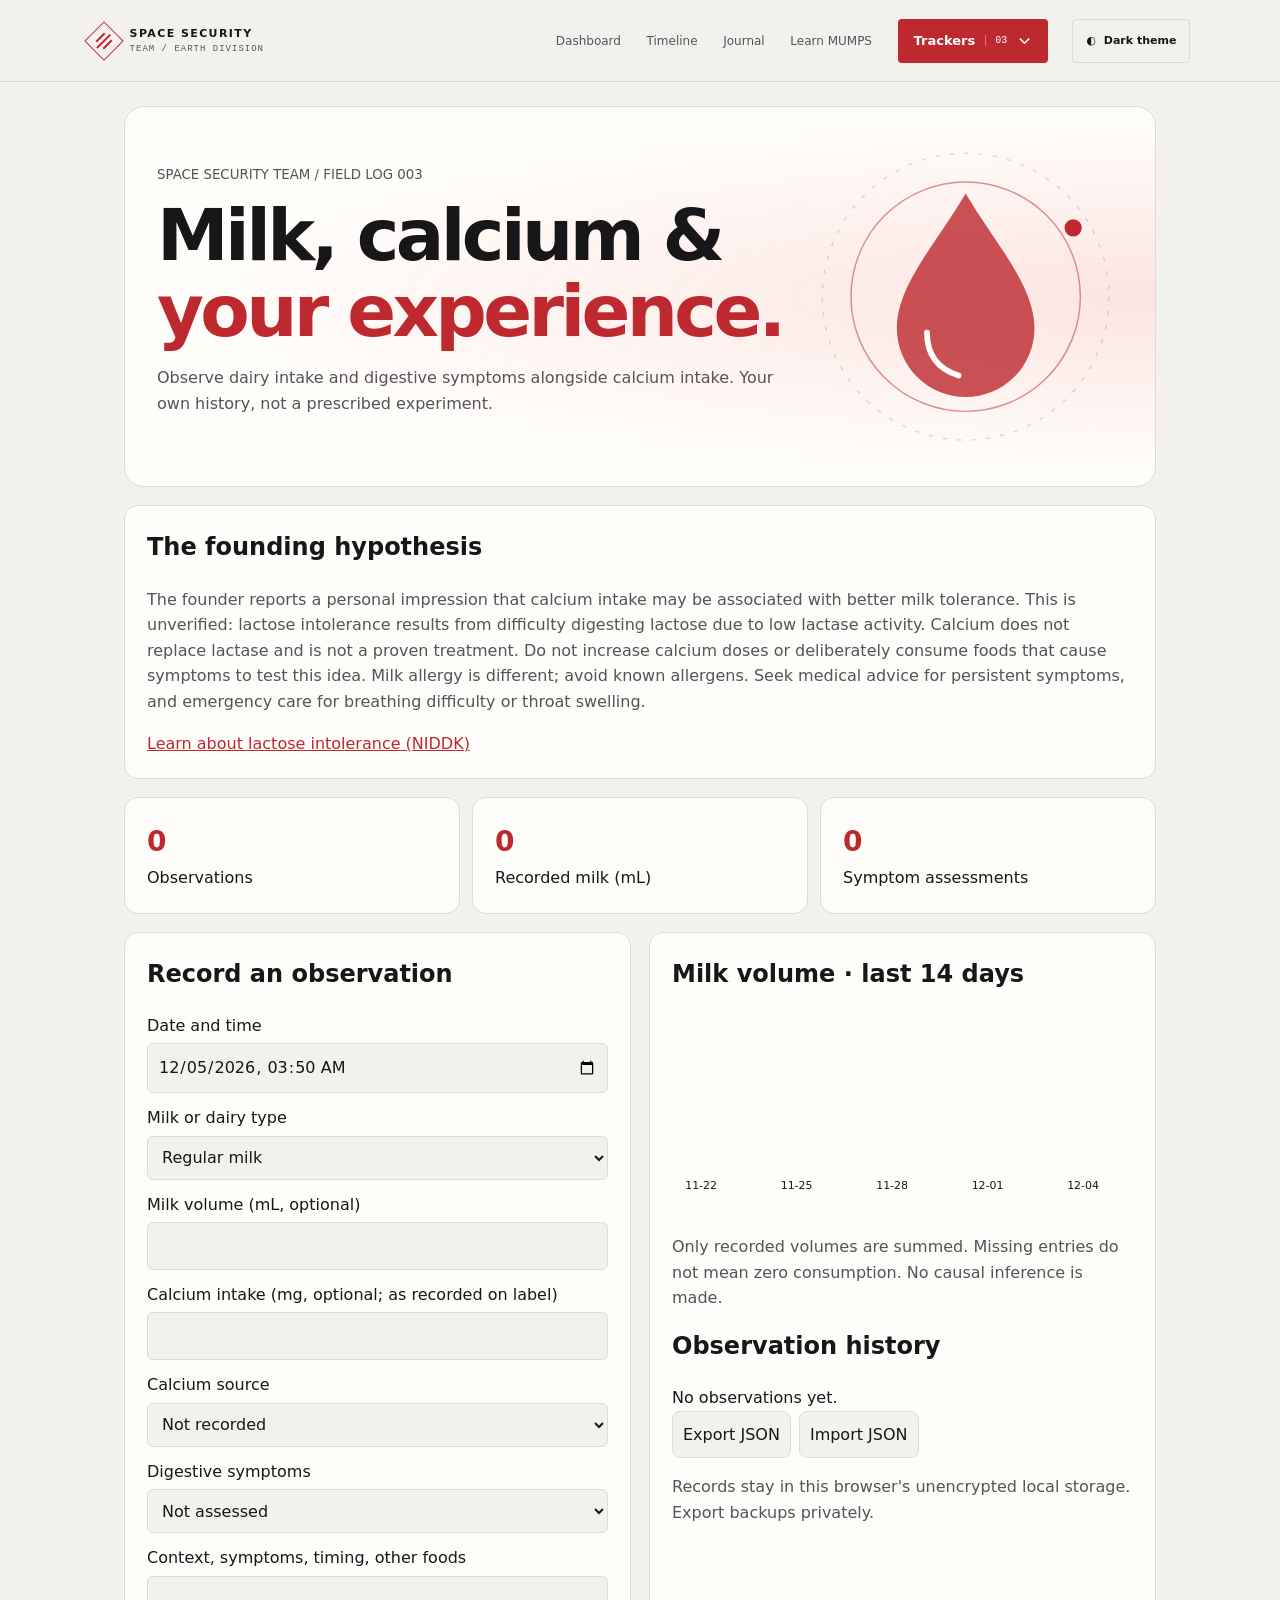
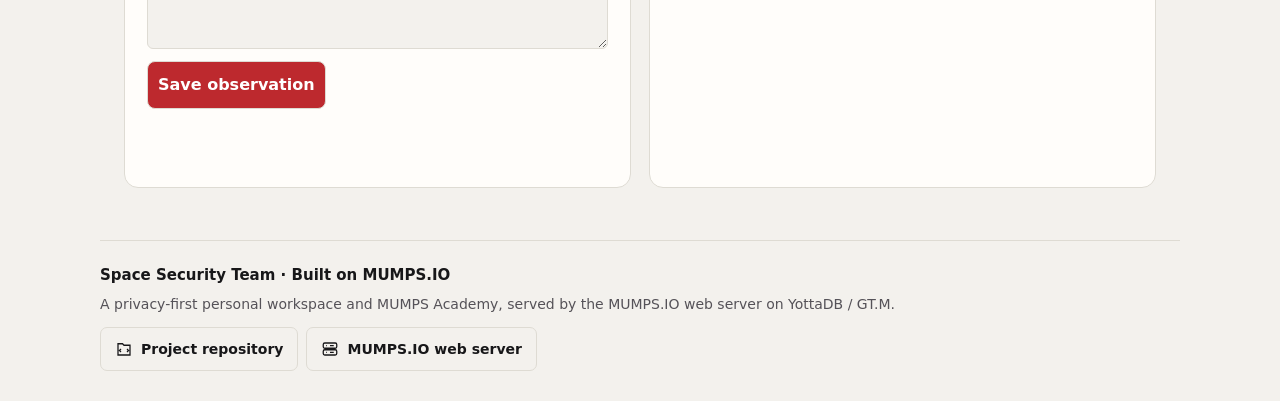
<file: public/space-security/milk-log/index.html>
<!doctype html><html lang="en" data-theme="dark"><head><meta charset="utf-8"><meta name="viewport" content="width=device-width,initial-scale=1"><title>Milk & Dairy | Space Security Team</title><style>
:root{color-scheme:dark;--bg:#08090b;--panel:#111419;--ink:#f1eee9;--muted:#aaa6a5;--accent:#e13b3b;--line:#34343b} :root[data-theme=light]{color-scheme:light;--bg:#f3f1ed;--panel:#fffdfa;--ink:#171719;--muted:#555258;--accent:#bd292e;--line:#dedbd3}*{box-sizing:border-box}body{margin:0;background:var(--bg);color:var(--ink);font:16px/1.6 system-ui,sans-serif}main,header{max-width:1080px;margin:auto;padding:24px}header{display:flex;justify-content:space-between;align-items:center;gap:12px}a{color:var(--accent)}button,input,select,textarea{font:inherit;color:inherit;background:var(--bg);border:1px solid var(--line);border-radius:8px;padding:10px}button{cursor:pointer}button[hidden]{display:none} .entry button{margin:6px 6px 0 0} #status{min-height:24px}button:hover{border-color:var(--accent)}.hero{display:grid;grid-template-columns:2fr 1fr;align-items:center;gap:20px;background:radial-gradient(ellipse at right,#e13b3b20,transparent 65%),var(--panel);padding:32px;border:1px solid var(--line);border-radius:20px}h1{font-size:clamp(36px,6vw,72px);line-height:1.05;margin:12px 0;letter-spacing:-.05em}h2{margin-top:0}small,p{color:var(--muted)}.accent{color:var(--accent)}.grid{display:grid;grid-template-columns:1fr 1fr;gap:18px;margin-top:18px}.card{background:var(--panel);border:1px solid var(--line);border-radius:16px;padding:22px;min-width:0}label{display:grid;gap:5px;margin:12px 0}input,select,textarea{width:100%;min-width:0}textarea{min-height:90px}.primary{background:var(--accent);color:#fff;font-weight:bold}.stats{display:grid;grid-template-columns:repeat(3,1fr);gap:12px;margin:18px 0}.stats strong{display:block;font-size:28px;color:var(--accent)}.entry{border-top:1px solid var(--line);padding:12px 0;overflow-wrap:anywhere}.entry p{white-space:pre-wrap;margin:4px 0}.actions{display:flex;gap:8px;flex-wrap:wrap}svg{width:100%;height:auto}#chart{min-height:120px} @media(max-width:680px){.grid,.hero{grid-template-columns:1fr}.hero svg{max-width:160px;margin:auto}.stats{grid-template-columns:1fr 1fr}main,header{padding:14px}.card{padding:16px}}</style>
<link rel="stylesheet" href="/public/space-security/shared-navigation.css">
<link rel="stylesheet" href="/public/space-security/design-system.css">
<script src="/public/space-security/local-data.js"></script>
<script src="/public/space-security/shared-navigation.js"></script>
</head><body><header class="sst-header">
  <a class="sst-brand" href="/" aria-label="Space Security Team home">
    <span class="sst-brand-mark" aria-hidden="true"><i></i><i></i><i></i></span>
    <span class="sst-brand-name">SPACE SECURITY<span>TEAM / EARTH DIVISION</span></span>
  </a>
  <nav class="sst-nav" aria-label="Main navigation"><a href="/#dashboard">Dashboard</a><a href="/#timeline">Timeline</a><a href="/#journal-title">Journal</a><a href="/learn">Learn MUMPS</a><details class="tracker-menu" id="trackerMenu"><summary id="trackerMenuToggle">Trackers <span class="tracker-menu-count">03</span><svg viewBox="0 0 16 16" aria-hidden="true"><path d="m3 6 5 5 5-5" fill="none" stroke="currentColor" stroke-width="1.6"/></svg></summary><div class="tracker-menu-panel"><div class="tracker-menu-heading"><span>FIELD LOGS</span><span>PRIVATE / LOCAL</span></div>
<a href="/public/space-security/tracker/index.html"><span class="tracker-menu-icon cessation"><svg viewBox="0 0 24 24" aria-hidden="true"><path d="M3 13h18v5H3zM17 13v5M7 9l2-5m4 5 2-5"/></svg></span><span class="tracker-menu-copy"><strong>Smoking cessation</strong><small>Cigarettes, cravings &amp; milestones</small><span class="tracker-menu-entry-count" id="dashCessationEntries">0 ENTRIES</span></span><span class="tracker-menu-arrow" aria-hidden="true">↗</span></a>
<a href="/public/space-security/breath-log/index.html"><span class="tracker-menu-icon breath"><svg viewBox="0 0 24 24" aria-hidden="true"><path d="M2 12h5l3-6 4 12 3-6h5"/></svg></span><span class="tracker-menu-copy"><strong>Breath observation</strong><small>Retrospective duration &amp; context</small><span class="tracker-menu-entry-count" id="dashBreathEntries">0 ENTRIES</span></span><span class="tracker-menu-arrow" aria-hidden="true">↗</span></a>
<a href="/public/space-security/milk-log/index.html"><span class="tracker-menu-icon milk"><svg viewBox="0 0 24 24" aria-hidden="true"><path d="M12 2C8 8 5 11 5 15a7 7 0 0 0 14 0c0-4-3-7-7-13Z"/></svg></span><span class="tracker-menu-copy"><strong>Milk consumption</strong><small>Dairy, calcium &amp; digestive observations</small><span class="tracker-menu-entry-count" id="dashMilkEntries">0 ENTRIES</span></span><span class="tracker-menu-arrow" aria-hidden="true">↗</span></a><div class="tracker-menu-footer">Three trackers. One private dashboard.</div></div></details></nav>
  <button class="sst-theme-toggle" type="button" id="themeToggle" aria-label="Switch to light theme" title="Switch theme">◐ <span id="themeLabel">Light theme</span></button>
</header><main><section class="hero"><div><small>SPACE SECURITY TEAM / FIELD LOG 003</small><h1>Milk, calcium &amp;<br><span class="accent">your experience.</span></h1><p>Observe dairy intake and digestive symptoms alongside calcium intake. Your own history, not a prescribed experiment.</p></div><svg viewBox="0 0 220 220" aria-hidden="true"><circle cx="110" cy="110" r="100" fill="none" stroke="currentColor" opacity=".15" stroke-dasharray="3 7"/><circle cx="110" cy="110" r="80" fill="none" stroke="var(--accent)" opacity=".5"/><path d="M110 38C90 72 62 102 62 132a48 48 0 0 0 96 0c0-30-28-60-48-94Z" fill="var(--accent)" opacity=".8"/><path d="M83 135q0 23 22 30" fill="none" stroke="#fff" stroke-width="4" stroke-linecap="round"/><circle cx="185" cy="62" r="6" fill="var(--accent)"/></svg></section><section class="card" style="margin-top:18px"><h2>The founding hypothesis</h2><p>The founder reports a personal impression that calcium intake may be associated with better milk tolerance. This is unverified: lactose intolerance results from difficulty digesting lactose due to low lactase activity. Calcium does not replace lactase and is not a proven treatment. Do not increase calcium doses or deliberately consume foods that cause symptoms to test this idea. Milk allergy is different; avoid known allergens. Seek medical advice for persistent symptoms, and emergency care for breathing difficulty or throat swelling.</p><a href="https://www.niddk.nih.gov/health-information/digestive-diseases/lactose-intolerance">Learn about lactose intolerance (NIDDK)</a></section><div class="stats" id="stats"></div><div class="grid"><section class="card"><h2>Record an observation</h2><form id="form"><label>Date and time<input id="date" type="datetime-local" required></label><label>Milk or dairy type<select id="kind"><option>Regular milk</option><option>Lactose-free milk</option><option>Yogurt</option><option>Cheese</option><option>Other dairy</option><option>No dairy / calcium only</option></select></label><label>Milk volume (mL, optional)<input id="ml" type="number" min="0" max="10000" step="any"></label><label>Calcium intake (mg, optional; as recorded on label)<input id="calcium" type="number" min="0" max="10000" step="any"></label><label>Calcium source<select id="source"><option>Not recorded</option><option>Food</option><option>Supplement</option><option>Both</option></select></label><label>Digestive symptoms<select id="symptoms"><option>Not assessed</option><option>None noticed</option><option>Mild</option><option>Moderate</option><option>Severe</option></select></label><label>Context, symptoms, timing, other foods<textarea id="notes" maxlength="4000"></textarea></label><div class="actions"><button class="primary" id="milkSave">Save observation</button><button type="button" id="cancel" hidden>Cancel edit</button></div></form><p id="status" role="status"></p></section><section class="card"><h2>Milk volume · last 14 days</h2><svg id="chart" viewBox="0 0 420 180" role="img" aria-label="Daily recorded milk volume"></svg><p>Only recorded volumes are summed. Missing entries do not mean zero consumption. No causal inference is made.</p><h2>Observation history</h2><div id="history"></div><div class="actions"><button id="export">Export JSON</button><button id="import">Import JSON</button><input id="file" type="file" accept=".json,application/json" hidden></div><p>Records stay in this browser's unencrypted local storage. Export backups privately.</p></section></div></main><script>
(()=>{'use strict';const $=id=>document.getElementById(id),K='sst.milklog.v1',T='sst.landing.theme',fields=['kind','ml','calcium','source','symptoms','notes'];let rows=[],editing=null,snapshot=null,ready=false;const D=window.SSTData,valid=D.milk;function read(){try{const v=D.read(localStorage,'m');rows=v.value;snapshot=v.raw;ready=true;return true}catch(e){ready=false;$('status').textContent='Storage unavailable: '+e.message;return false}}function save(a){if(!ready){$('status').textContent='Reload before editing.';return false}try{snapshot=D.write(localStorage,'m',a,snapshot);rows=a;render();$('status').textContent='Saved locally.';return true}catch(e){$('status').textContent='Storage failed: '+e.message;return false}}function local(d){return new Date(d-d.getTimezoneOffset()*60000).toISOString().slice(0,16)}function reset(){$('form').reset();$('date').value=local(new Date());editing=null;$('milkSave').textContent='Save observation';$('cancel').hidden=true}function key(d){return local(d).slice(0,10)}function render(){const stats=$('stats');stats.replaceChildren();[['Observations',rows.length],['Recorded milk (mL)',rows.reduce((s,e)=>s+(e.ml??0),0)],['Symptom assessments',rows.filter(e=>e.symptoms!=='Not assessed').length]].forEach(([label,n])=>{const a=document.createElement('div');a.className='card';const b=document.createElement('strong');b.textContent=n.toLocaleString();a.append(b,label);stats.append(a)});const days=Array.from({length:14},(_,i)=>{let d=new Date();d.setDate(d.getDate()-13+i);return {key:key(d),n:0,known:false}});rows.forEach(e=>{const d=days.find(d=>d.key===key(new Date(e.date)));if(d&&e.ml!==null){d.n+=e.ml;d.known=true}});const max=Math.max(1,...days.map(d=>d.n));$('chart').innerHTML=days.map((d,i)=>{const h=d.n/max*120;return '<rect x="'+(12+i*29)+'" y="'+(140-h)+'" width="19" height="'+(d.known?Math.max(2,h):0)+'" rx="3" fill="var(--accent)"><title>'+d.key+': '+(d.known?d.n+' mL':'No volume recorded')+'</title></rect>'+(i%3===0?'<text x="'+(12+i*29)+'" y="160" fill="currentColor" font-size="10">'+d.key.slice(5)+'</text>':'')}).join('');const host=$('history');host.replaceChildren();if(!rows.length)host.textContent='No observations yet.';rows.slice().sort((a,b)=>Date.parse(b.date)-Date.parse(a.date)).forEach(e=>{const a=document.createElement('article');a.className='entry';const h=document.createElement('strong');h.textContent=e.kind+' · '+new Date(e.date).toLocaleString();const p=document.createElement('p');p.textContent=[e.ml===null?'Volume not recorded':e.ml+' mL',e.calcium===null?'Calcium not recorded':e.calcium+' mg calcium',e.source,e.symptoms,e.notes].join(' · ');a.append(h,p);for(const action of ['Edit','Delete']){const b=document.createElement('button');b.textContent=action;b.onclick=()=>{if(action==='Delete'){if(confirm('Delete this observation?')&&save(rows.filter(x=>x.id!==e.id))&&editing===e.id)reset()}else{editing=e.id;$('milkSave').textContent='Save changes';$('cancel').hidden=false;$('date').value=local(new Date(e.date));fields.forEach(k=>$(k).value=e[k]??'');$('date').focus()}};a.append(b)}host.append(a)})}read();reset();render();$('form').onsubmit=e=>{e.preventDefault();if(!ready){$('status').textContent='Reload before editing.';return}if(!Number.isFinite(Date.parse($('date').value))){$('status').textContent='Enter a valid date.';return}const n={id:editing||globalThis.crypto?.randomUUID?.()||Date.now()+'-'+Math.random(),date:new Date($('date').value).toISOString()};fields.forEach(k=>n[k]=['ml','calcium'].includes(k)?($(k).value===''?null:Number($(k).value)):$(k).value);if(!valid(n)){$('status').textContent='Check recorded values.';return}if(save(rows.filter(x=>x.id!==n.id).concat(n)))reset()};$('cancel').onclick=reset;$('export').onclick=()=>{let current;try{current=D.read(localStorage,'m').value}catch(e){$('status').textContent=e.message;return}const u=URL.createObjectURL(new Blob([JSON.stringify(current,null,2)],{type:'application/json'})),a=document.createElement('a');a.href=u;a.download='sst-milk-log.json';a.click();setTimeout(()=>URL.revokeObjectURL(u),1000)};$('import').onclick=()=>$('file').click();$('file').onchange=async()=>{try{const f=$('file').files[0];if(!f)return;if(f.size>5000000)throw Error('File too large');const a=D.validate('m',JSON.parse(await f.text()));if(ready&&confirm('Merge imported observations? Matching IDs will be replaced.')&&save(D.merge(rows,a)))reset()}catch(e){$('status').textContent=e.message}finally{$('file').value=''}};window.addEventListener('storage',e=>{if(!e.key||e.key===K){ready=false;$('status').textContent='Records changed in another tab. Copy any draft and reload before editing.'}});})();
</script><footer class="sst-attribution" aria-label="Project and technology"><strong>Space Security Team · Built on MUMPS.IO</strong><p>A privacy-first personal workspace and MUMPS Academy, served by the MUMPS.IO web server on YottaDB / GT.M.</p><div class="sst-attribution-links"><a href="https://github.com/aa-87/efuhair.com"><svg viewBox="0 0 24 24" aria-hidden="true"><path d="M4 5h6l2 2h8v13H4zM8 12l-2 2 2 2m8-4 2 2-2 2"/></svg>Project repository</a><a href="https://github.com/aa-87/mumps.io"><svg viewBox="0 0 24 24" aria-hidden="true"><rect x="3" y="4" width="18" height="7" rx="2"/><rect x="3" y="13" width="18" height="7" rx="2"/><path d="M7 7.5h1m-1 9h1m4-9h5m-5 9h5"/></svg>MUMPS.IO web server</a></div></footer></body></html>
</file>
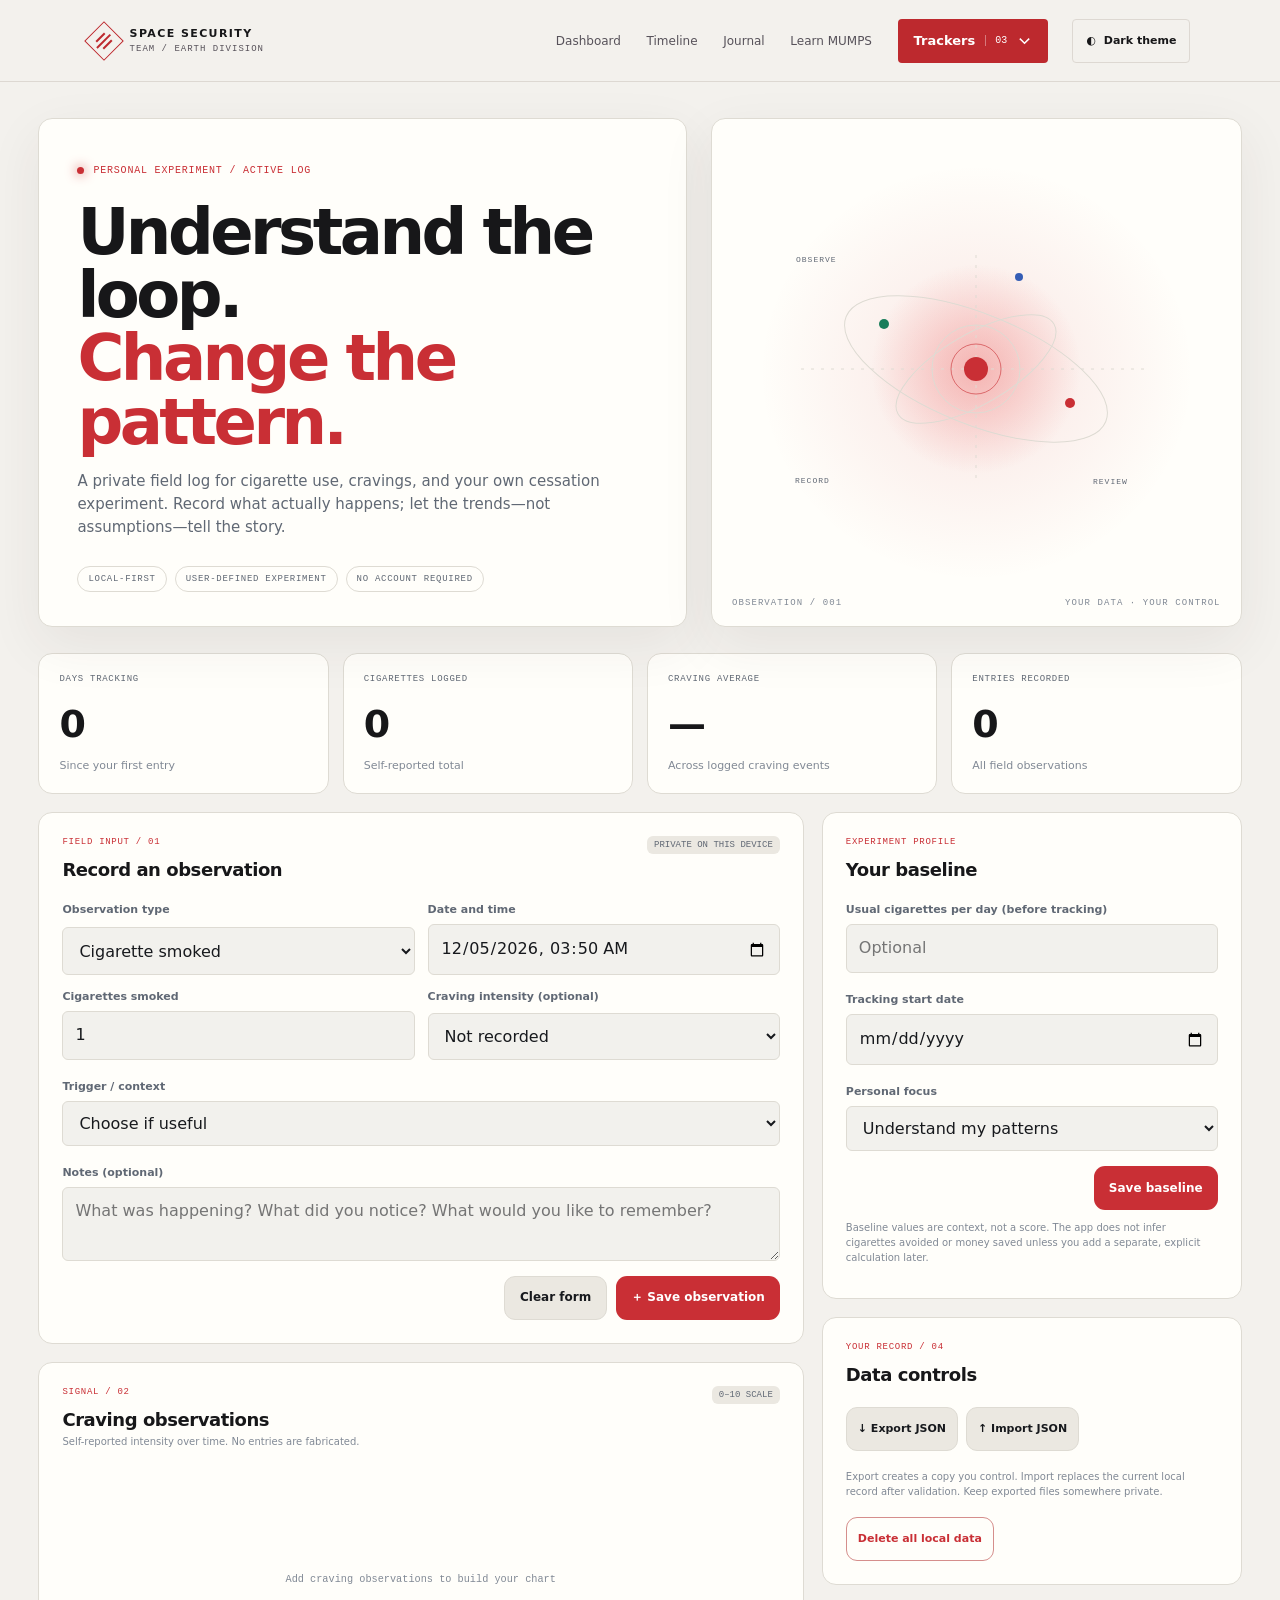
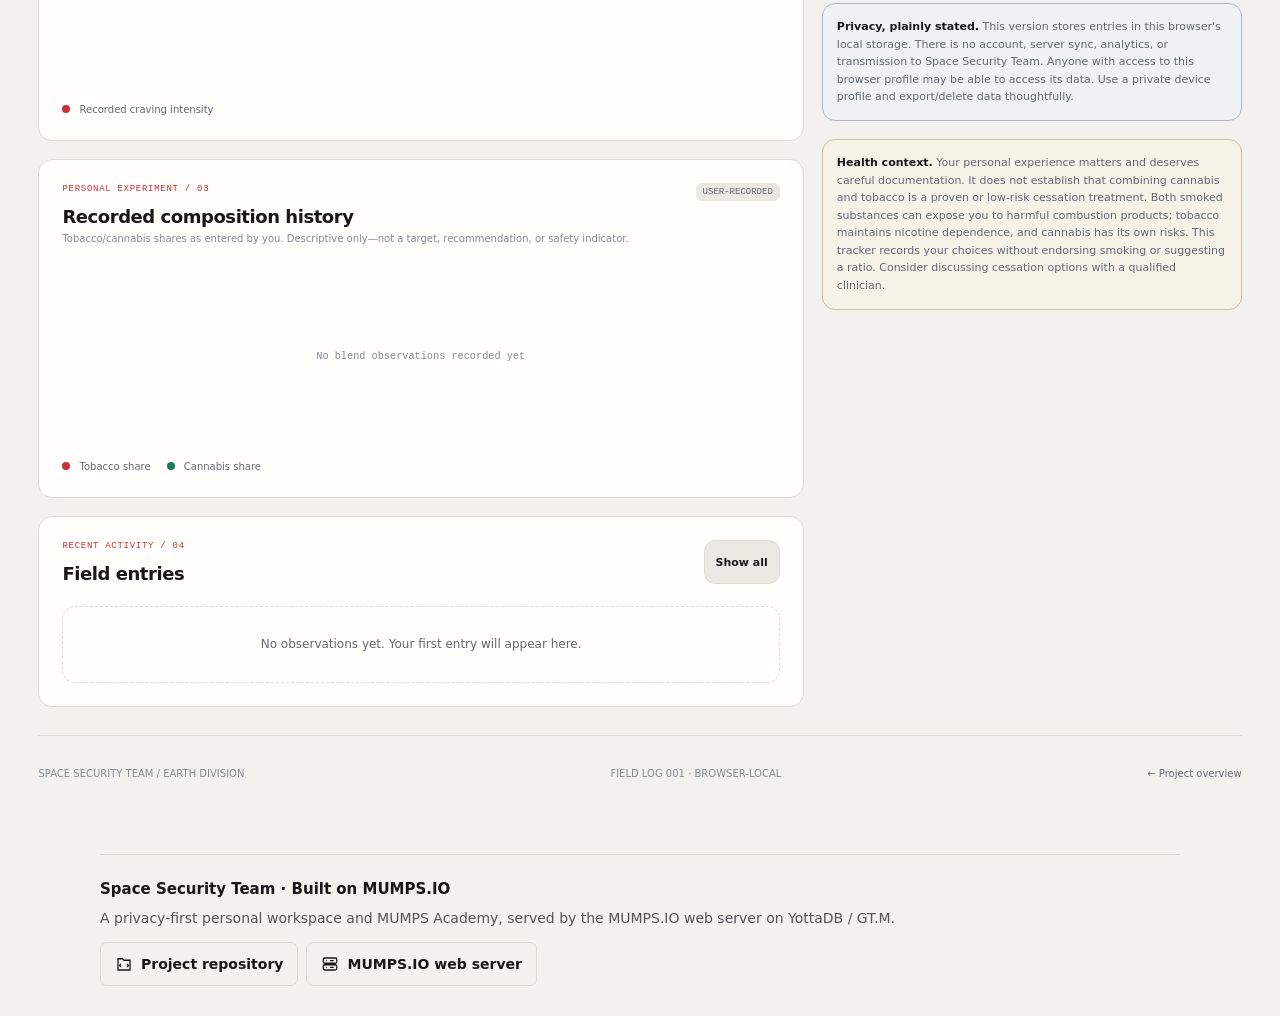
<file: public/space-security/tracker/index.html>
<!doctype html>
<html lang="en" data-theme="dark">
<head>
<meta charset="utf-8"><meta name="viewport" content="width=device-width,initial-scale=1">
<meta name="theme-color" content="#0a0c10"><meta name="description" content="A private, local-first field log for observing cigarette use, cravings, and personal cessation experiments.">
<title>Field Log 001 — Space Security Team</title>
<style>
:root{color-scheme:dark;--bg:#090b0f;--surface:#11151b;--surface2:#171d25;--surface3:#202832;--ink:#f3f1ed;--muted:#a0a6af;--faint:#69727d;--line:#2b333e;--red:#ed4b4b;--red2:#ff7770;--green:#66c8a1;--amber:#e5b76a;--blue:#8ba9ff;--shadow:0 18px 55px #0005;--radius:18px;--mono:ui-monospace,SFMono-Regular,Consolas,monospace;--sans:Inter,ui-sans-serif,system-ui,-apple-system,"Segoe UI",sans-serif}
:root[data-theme="light"]{color-scheme:light;--bg:#f2f1ed;--surface:#fffefa;--surface2:#f7f5f0;--surface3:#ebe8e1;--ink:#17191d;--muted:#606874;--faint:#818995;--line:#dedbd3;--red:#c92f35;--red2:#a9252b;--green:#187d5a;--amber:#9a641b;--blue:#355db5;--shadow:0 18px 55px #34302a12}
*{box-sizing:border-box}html{scroll-behavior:smooth}body{margin:0;background:var(--bg);color:var(--ink);font:14px/1.55 var(--sans);transition:background .2s,color .2s}button,input,select,textarea{font:inherit}button{cursor:pointer}a{color:inherit;text-decoration:none}.shell{width:min(1440px,94%);margin:auto}.mono,.eyebrow,.label,.nav-link,.stat-label,.panel-kicker,.table-head,.tiny{font-family:var(--mono);letter-spacing:.08em;text-transform:uppercase}.topbar{height:76px;border-bottom:1px solid var(--line);display:flex;align-items:center;justify-content:space-between;padding:0 3%;position:sticky;top:0;background:color-mix(in srgb,var(--bg) 90%,transparent);backdrop-filter:blur(16px);z-index:5}.brand{display:flex;align-items:center;gap:12px;font-weight:750;letter-spacing:.09em;font-size:12px}.brand svg{width:34px;height:34px}.brand small{display:block;color:var(--muted);font:9px var(--mono);letter-spacing:.12em;margin-top:3px}.nav{display:flex;gap:22px;align-items:center}.nav-link{font-size:10px;color:var(--muted)}.nav-link:hover{color:var(--red)}.theme-btn,.icon-btn{background:var(--surface2);border:1px solid var(--line);color:var(--ink);border-radius:11px;padding:10px 13px;display:inline-flex;align-items:center;gap:8px}.theme-btn svg{width:16px;height:16px}.hero{padding:36px 0 26px;display:grid;grid-template-columns:1.1fr .9fr;gap:24px}.hero-main,.hero-graphic,.panel,.stat{background:var(--surface);border:1px solid var(--line);border-radius:var(--radius);box-shadow:var(--shadow)}.hero-main{padding:34px 38px;position:relative;overflow:hidden}.eyebrow{font-size:10px;color:var(--red);display:flex;gap:9px;align-items:center}.dot{width:7px;height:7px;border-radius:50%;background:var(--red);box-shadow:0 0 12px var(--red)}h1{font-size:clamp(36px,5vw,65px);line-height:.99;letter-spacing:-.055em;margin:22px 0 16px;max-width:650px}h1 em{font-style:normal;color:var(--red)}.lede{max-width:620px;color:var(--muted);font-size:15px}.hero-tags{display:flex;flex-wrap:wrap;gap:8px;margin-top:26px}.tag{border:1px solid var(--line);border-radius:99px;padding:7px 10px;color:var(--muted);font:9px var(--mono);letter-spacing:.08em}.hero-graphic{min-height:270px;display:grid;place-items:center;overflow:hidden;position:relative;background:radial-gradient(ellipse at 50% 50%,color-mix(in srgb,var(--red) 12%,transparent),transparent 58%),var(--surface)}.hero-graphic svg{width:min(92%,420px);height:auto}.graphic-label{position:absolute;bottom:18px;left:20px;right:20px;display:flex;justify-content:space-between;color:var(--faint);font:9px var(--mono);letter-spacing:.12em}.stats{display:grid;grid-template-columns:repeat(4,1fr);gap:14px;margin:0 0 18px}.stat{padding:19px 20px;box-shadow:none}.stat-label{font-size:9px;color:var(--muted)}.stat-value{font-size:clamp(25px,3vw,38px);font-weight:700;letter-spacing:-.04em;margin-top:8px}.stat-sub{font-size:11px;color:var(--faint);margin-top:3px}.layout{display:grid;grid-template-columns:minmax(0,1.55fr) minmax(310px,.85fr);gap:18px;align-items:start}.stack{display:grid;gap:18px}.panel{padding:23px;box-shadow:none}.panel-head{display:flex;justify-content:space-between;align-items:flex-start;gap:15px;margin-bottom:18px}.panel-title{font-size:18px;letter-spacing:-.025em;margin:0}.panel-kicker{font-size:9px;color:var(--red);margin-bottom:6px}.muted{color:var(--muted)}.faint{color:var(--faint)}.button{border:0;border-radius:11px;padding:11px 15px;font-weight:700;font-size:12px;display:inline-flex;align-items:center;justify-content:center;gap:8px}.primary{background:var(--red);color:white}.primary:hover{background:var(--red2)}.secondary{background:var(--surface3);color:var(--ink);border:1px solid var(--line)}.danger{background:transparent;color:var(--red);border:1px solid color-mix(in srgb,var(--red) 45%,var(--line))}.small{padding:8px 11px;font-size:11px}.field-grid{display:grid;grid-template-columns:repeat(2,minmax(0,1fr));gap:13px}.field{display:grid;gap:6px}.field.full{grid-column:1/-1}.field label{font-size:11px;color:var(--muted);font-weight:650}.field input,.field select,.field textarea{width:100%;background:var(--bg);color:var(--ink);border:1px solid var(--line);border-radius:10px;padding:11px 12px;outline:none}.field input:focus,.field select:focus,.field textarea:focus{border-color:var(--red);box-shadow:0 0 0 3px color-mix(in srgb,var(--red) 15%,transparent)}.field textarea{resize:vertical;min-height:74px}.hint{font-size:10px;color:var(--faint);line-height:1.5}.form-actions{display:flex;justify-content:flex-end;gap:9px;margin-top:15px}.hidden{display:none!important}.blend-box{border:1px solid var(--line);background:var(--surface2);border-radius:13px;padding:14px;margin-top:13px}.blend-title{font-size:12px;font-weight:700;margin-bottom:10px}.ratio-bar{height:12px;border-radius:20px;overflow:hidden;background:var(--surface3);display:flex;margin:12px 0 8px}.ratio-tobacco{background:var(--red);width:50%}.ratio-cannabis{background:var(--green);width:50%}.ratio-legend{display:flex;justify-content:space-between;font-size:10px;color:var(--muted)}.ratio-legend b{color:var(--ink)}.chart-wrap{height:230px;position:relative}.chart-wrap svg{width:100%;height:100%;overflow:visible}.chart-grid{stroke:var(--line);stroke-width:1;stroke-dasharray:3 5}.chart-line{fill:none;stroke:var(--red);stroke-width:3;stroke-linecap:round;stroke-linejoin:round}.chart-area{fill:color-mix(in srgb,var(--red) 13%,transparent)}.chart-point{fill:var(--red);stroke:var(--surface);stroke-width:3}.chart-label{font:10px var(--mono);fill:var(--faint)}.legend{display:flex;gap:16px;font-size:10px;color:var(--muted);margin-top:5px}.legend i{width:8px;height:8px;border-radius:50%;display:inline-block;margin-right:6px;background:var(--red)}.log-list{display:grid;gap:9px}.log-item{display:grid;grid-template-columns:40px 1fr auto;gap:12px;align-items:center;padding:12px;border:1px solid var(--line);border-radius:12px;background:var(--surface2)}.log-icon{width:38px;height:38px;border-radius:12px;background:var(--surface3);display:grid;place-items:center;color:var(--red)}.log-icon svg{width:20px;height:20px}.log-main strong{font-size:12px;display:block}.log-main small{font-size:10px;color:var(--muted)}.log-meta{text-align:right;font:10px var(--mono);color:var(--muted)}.empty{border:1px dashed var(--line);border-radius:13px;padding:28px;text-align:center;color:var(--muted);font-size:12px}.empty svg{width:38px;height:38px;color:var(--faint);margin-bottom:7px}.privacy-note{background:color-mix(in srgb,var(--blue) 8%,var(--surface));border:1px solid color-mix(in srgb,var(--blue) 28%,var(--line));border-radius:13px;padding:14px;font-size:11px;color:var(--muted);line-height:1.6}.privacy-note strong{color:var(--ink)}.callout{background:color-mix(in srgb,var(--amber) 8%,var(--surface));border:1px solid color-mix(in srgb,var(--amber) 25%,var(--line));border-radius:13px;padding:14px;font-size:11px;color:var(--muted);line-height:1.6}.callout strong{color:var(--ink)}.split{display:flex;justify-content:space-between;gap:10px;align-items:center}.footer{padding:30px 0 45px;color:var(--faint);font-size:10px;display:flex;justify-content:space-between;gap:20px;border-top:1px solid var(--line);margin-top:28px}.footer a{color:var(--muted)}.toast{position:fixed;right:20px;bottom:20px;background:var(--ink);color:var(--bg);padding:12px 16px;border-radius:11px;box-shadow:var(--shadow);z-index:10;font-size:12px}.file-actions{display:flex;gap:8px;flex-wrap:wrap}.section-gap{margin-top:18px}.data-table{width:100%;border-collapse:collapse;font-size:11px}.data-table th,.data-table td{text-align:left;padding:10px 7px;border-bottom:1px solid var(--line)}.data-table th{font:9px var(--mono);color:var(--faint);letter-spacing:.08em}.badge{display:inline-block;padding:4px 7px;border-radius:6px;background:var(--surface3);color:var(--muted);font:9px var(--mono)}
@media(max-width:900px){.hero{grid-template-columns:1fr}.hero-graphic{min-height:230px}.layout{grid-template-columns:1fr}.stats{grid-template-columns:repeat(2,1fr)}}@media(max-width:560px){.shell{width:92%}.topbar{padding:0 4%;height:66px}.nav{gap:8px}.nav-link{display:none}.brand{font-size:10px}.hero{padding-top:18px}.hero-main{padding:25px 22px}h1{font-size:43px}.stats{gap:8px}.stat{padding:14px}.stat-value{font-size:27px}.panel{padding:17px}.field-grid{grid-template-columns:1fr}.field.full{grid-column:auto}.log-item{grid-template-columns:34px 1fr auto;gap:9px}.log-icon{width:34px;height:34px}.footer{flex-direction:column}.panel-head{align-items:center}}
@media(prefers-reduced-motion:reduce){*,*::before,*::after{scroll-behavior:auto!important;transition:none!important}}
</style>
<link rel="stylesheet" href="/public/space-security/shared-navigation.css">
<link rel="stylesheet" href="/public/space-security/design-system.css">
<script src="/public/space-security/local-data.js"></script>
<script src="/public/space-security/shared-navigation.js"></script>

</head>
<body>
<header class="sst-header">
  <a class="sst-brand" href="/" aria-label="Space Security Team home">
    <span class="sst-brand-mark" aria-hidden="true"><i></i><i></i><i></i></span>
    <span class="sst-brand-name">SPACE SECURITY<span>TEAM / EARTH DIVISION</span></span>
  </a>
  <nav class="sst-nav" aria-label="Main navigation"><a href="/#dashboard">Dashboard</a><a href="/#timeline">Timeline</a><a href="/#journal-title">Journal</a><a href="/learn">Learn MUMPS</a><details class="tracker-menu" id="trackerMenu"><summary id="trackerMenuToggle">Trackers <span class="tracker-menu-count">03</span><svg viewBox="0 0 16 16" aria-hidden="true"><path d="m3 6 5 5 5-5" fill="none" stroke="currentColor" stroke-width="1.6"/></svg></summary><div class="tracker-menu-panel"><div class="tracker-menu-heading"><span>FIELD LOGS</span><span>PRIVATE / LOCAL</span></div>
<a href="/public/space-security/tracker/index.html"><span class="tracker-menu-icon cessation"><svg viewBox="0 0 24 24" aria-hidden="true"><path d="M3 13h18v5H3zM17 13v5M7 9l2-5m4 5 2-5"/></svg></span><span class="tracker-menu-copy"><strong>Smoking cessation</strong><small>Cigarettes, cravings &amp; milestones</small><span class="tracker-menu-entry-count" id="dashCessationEntries">0 ENTRIES</span></span><span class="tracker-menu-arrow" aria-hidden="true">↗</span></a>
<a href="/public/space-security/breath-log/index.html"><span class="tracker-menu-icon breath"><svg viewBox="0 0 24 24" aria-hidden="true"><path d="M2 12h5l3-6 4 12 3-6h5"/></svg></span><span class="tracker-menu-copy"><strong>Breath observation</strong><small>Retrospective duration &amp; context</small><span class="tracker-menu-entry-count" id="dashBreathEntries">0 ENTRIES</span></span><span class="tracker-menu-arrow" aria-hidden="true">↗</span></a>
<a href="/public/space-security/milk-log/index.html"><span class="tracker-menu-icon milk"><svg viewBox="0 0 24 24" aria-hidden="true"><path d="M12 2C8 8 5 11 5 15a7 7 0 0 0 14 0c0-4-3-7-7-13Z"/></svg></span><span class="tracker-menu-copy"><strong>Milk consumption</strong><small>Dairy, calcium &amp; digestive observations</small><span class="tracker-menu-entry-count" id="dashMilkEntries">0 ENTRIES</span></span><span class="tracker-menu-arrow" aria-hidden="true">↗</span></a><div class="tracker-menu-footer">Three trackers. One private dashboard.</div></div></details></nav>
  <button class="sst-theme-toggle" type="button" id="themeToggle" aria-label="Switch to light theme" title="Switch theme">◐ <span id="themeLabel">Light theme</span></button>
</header>
<main class="shell">
<section class="hero"><div class="hero-main"><p class="eyebrow"><span class="dot"></span> PERSONAL EXPERIMENT / ACTIVE LOG</p><h1>Understand the loop.<br><em>Change the pattern.</em></h1><p class="lede">A private field log for cigarette use, cravings, and your own cessation experiment. Record what actually happens; let the trends—not assumptions—tell the story.</p><div class="hero-tags"><span class="tag">LOCAL-FIRST</span><span class="tag">USER-DEFINED EXPERIMENT</span><span class="tag">NO ACCOUNT REQUIRED</span></div></div><div class="hero-graphic"><svg viewBox="0 0 420 270" fill="none" role="img" aria-label="Orbital SVG visualization with a central point and three observation paths"><defs><radialGradient id="glow"><stop stop-color="#ed4b4b" stop-opacity=".32"/><stop offset="1" stop-color="#ed4b4b" stop-opacity="0"/></radialGradient></defs><circle cx="210" cy="132" r="105" fill="url(#glow)"/><g stroke="var(--line)" stroke-width="1"><circle cx="210" cy="132" r="44"/><ellipse cx="210" cy="132" rx="90" ry="35" transform="rotate(-30 210 132)"/><ellipse cx="210" cy="132" rx="140" ry="55" transform="rotate(22 210 132)"/><path d="M35 132h350M210 18v228" stroke-dasharray="3 7"/></g><circle cx="210" cy="132" r="12" fill="var(--red)"/><circle cx="210" cy="132" r="25" stroke="var(--red)" opacity=".6"/><circle cx="118" cy="87" r="5" fill="var(--green)"/><circle cx="304" cy="166" r="5" fill="var(--red)"/><circle cx="253" cy="40" r="4" fill="var(--blue)"/><g fill="var(--muted)" font-family="monospace" font-size="8" letter-spacing="1"><text x="30" y="25">OBSERVE</text><text x="327" y="247">REVIEW</text><text x="29" y="246">RECORD</text></g></svg><div class="graphic-label"><span>OBSERVATION / 001</span><span>YOUR DATA · YOUR CONTROL</span></div></div></section>
<section class="stats" id="dashboard"><article class="stat"><div class="stat-label">Days tracking</div><div class="stat-value" id="daysTracking">0</div><div class="stat-sub">Since your first entry</div></article><article class="stat"><div class="stat-label">Cigarettes logged</div><div class="stat-value" id="cigarettesLogged">0</div><div class="stat-sub">Self-reported total</div></article><article class="stat"><div class="stat-label">Craving average</div><div class="stat-value" id="cravingAverage">—</div><div class="stat-sub">Across logged craving events</div></article><article class="stat"><div class="stat-label">Entries recorded</div><div class="stat-value" id="entryCount">0</div><div class="stat-sub">All field observations</div></article></section>
<div class="layout"><div class="stack">
<section class="panel" id="new-entry"><div class="panel-head"><div><div class="panel-kicker">FIELD INPUT / 01</div><h2 class="panel-title">Record an observation</h2></div><span class="badge">PRIVATE ON THIS DEVICE</span></div>
<form id="entryForm"><div class="field-grid"><div class="field"><label for="entryType">Observation type</label><select id="entryType" required><option value="cigarette">Cigarette smoked</option><option value="blend">Tobacco + cannabis use — personal observation</option><option value="craving">Craving / urge</option><option value="smokefree">Smoke-free milestone</option><option value="other">Other observation</option></select></div><div class="field"><label for="entryWhen">Date and time</label><input id="entryWhen" type="datetime-local" required></div><div class="field" id="quantityField"><label for="quantity">Cigarettes smoked</label><input id="quantity" type="number" min="1" max="100" step="1" value="1"></div><div class="field"><label for="craving">Craving intensity (optional)</label><select id="craving"><option value="">Not recorded</option><option value="0">0 — none</option><option value="1">1 — very mild</option><option value="2">2 — mild</option><option value="3">3 — moderate</option><option value="4">4 — strong</option><option value="5">5 — very strong</option><option value="6">6 — intense</option><option value="7">7 — very intense</option><option value="8">8 — severe</option><option value="9">9 — extreme</option><option value="10">10 — strongest</option></select></div></div>
<div class="blend-box hidden" id="blendFields"><div class="blend-title">Your recorded composition</div><p class="hint">Record the proportions you chose for this occasion. These fields document your personal experiment; they are not a recommended blend, preparation guide, or safety assessment.</p><div class="field-grid"><div class="field"><label for="tobaccoPct">Tobacco share (%)</label><input id="tobaccoPct" type="number" min="0" max="100" step="1" placeholder="Enter %"></div><div class="field"><label for="cannabisPct">Cannabis share (%)</label><input id="cannabisPct" type="number" min="0" max="100" step="1" placeholder="Enter %"></div></div><div class="ratio-bar" aria-label="Live composition preview"><div class="ratio-tobacco" id="ratioTobacco"></div><div class="ratio-cannabis" id="ratioCannabis"></div></div><div class="ratio-legend"><span><b id="tobaccoOut">—</b> Tobacco</span><span><b id="cannabisOut">—</b> Cannabis</span></div><p class="hint" id="ratioValidation">Enter the proportions you actually used; no default or target ratio is supplied.</p></div>
<div class="field section-gap"><label for="trigger">Trigger / context</label><select id="trigger"><option value="">Choose if useful</option><option>After waking</option><option>After a meal</option><option>Stress / anxiety</option><option>Boredom</option><option>Social setting</option><option>Work break</option><option>Alcohol / other substance</option><option>Habit / automatic</option><option>Other / unclear</option></select></div><div class="field section-gap"><label for="notes">Notes (optional)</label><textarea id="notes" placeholder="What was happening? What did you notice? What would you like to remember?"></textarea></div><div class="form-actions"><button class="button secondary" type="reset">Clear form</button><button class="button primary" type="submit"><span id="saveLabel">＋ Save observation</span></button><button type="button" class="button secondary" id="cancelEdit" hidden>Cancel edit</button></div></form></section>
<section class="panel"><div class="panel-head"><div><div class="panel-kicker">SIGNAL / 02</div><h2 class="panel-title">Craving observations</h2><div class="hint">Self-reported intensity over time. No entries are fabricated.</div></div><span class="badge">0–10 SCALE</span></div><div class="chart-wrap"><svg id="cravingChart" viewBox="0 0 700 220" preserveAspectRatio="none" role="img" aria-label="Chart of recorded craving intensity over time"><text x="350" y="110" text-anchor="middle" class="chart-label">Add craving observations to build your chart</text></svg></div><div class="legend"><span><i></i> Recorded craving intensity</span></div></section>
<section class="panel"><div class="panel-head"><div><div class="panel-kicker">PERSONAL EXPERIMENT / 03</div><h2 class="panel-title">Recorded composition history</h2><div class="hint">Tobacco/cannabis shares as entered by you. Descriptive only—not a target, recommendation, or safety indicator.</div></div><span class="badge">USER-RECORDED</span></div><div class="chart-wrap" style="height:190px"><svg id="blendChart" viewBox="0 0 700 180" preserveAspectRatio="none" role="img" aria-label="Stacked bar chart of user-recorded tobacco and cannabis composition"><text x="350" y="90" text-anchor="middle" class="chart-label">No blend observations recorded yet</text></svg></div><div class="legend"><span><i></i> Tobacco share</span><span><i style="background:var(--green)"></i> Cannabis share</span></div></section>
<section class="panel" id="log"><div class="panel-head"><div><div class="panel-kicker">RECENT ACTIVITY / 04</div><h2 class="panel-title">Field entries</h2></div><button class="button secondary small" id="showAll">Show all</button></div><div class="log-list" id="logList"><div class="empty">No observations yet. Your first entry will appear here.</div></div></section>
</div><aside class="stack">
<section class="panel"><div class="panel-head"><div><div class="panel-kicker">EXPERIMENT PROFILE</div><h2 class="panel-title">Your baseline</h2></div></div><form id="profileForm"><div class="field"><label for="baseline">Usual cigarettes per day (before tracking)</label><input id="baseline" type="number" min="0" max="200" step="1" placeholder="Optional"></div><div class="field section-gap"><label for="startDate">Tracking start date</label><input id="startDate" type="date"></div><div class="field section-gap"><label for="goal">Personal focus</label><select id="goal"><option>Understand my patterns</option><option>Reduce tobacco use</option><option>Work toward zero cigarettes</option><option>Maintain a smoke-free period</option><option>Explore what works for me</option></select></div><div class="form-actions"><button class="button primary" type="submit">Save baseline</button></div></form><p class="hint">Baseline values are context, not a score. The app does not infer cigarettes avoided or money saved unless you add a separate, explicit calculation later.</p></section>
<section class="panel"><div class="panel-head"><div><div class="panel-kicker">YOUR RECORD / 04</div><h2 class="panel-title">Data controls</h2></div></div><div class="file-actions"><button class="button secondary small" id="exportBtn">↓ Export JSON</button><button class="button secondary small" id="importBtn">↑ Import JSON</button><input class="hidden" id="importFile" type="file" accept="application/json,.json"></div><p class="hint section-gap">Export creates a copy you control. Import replaces the current local record after validation. Keep exported files somewhere private.</p><div class="section-gap"><button class="button danger small" id="clearBtn">Delete all local data</button></div></section>
<div class="privacy-note"><strong>Privacy, plainly stated.</strong> This version stores entries in this browser's local storage. There is no account, server sync, analytics, or transmission to Space Security Team. Anyone with access to this browser profile may be able to access its data. Use a private device profile and export/delete data thoughtfully.</div>
<div class="callout"><strong>Health context.</strong> Your personal experience matters and deserves careful documentation. It does not establish that combining cannabis and tobacco is a proven or low-risk cessation treatment. Both smoked substances can expose you to harmful combustion products; tobacco maintains nicotine dependence, and cannabis has its own risks. This tracker records your choices without endorsing smoking or suggesting a ratio. Consider discussing cessation options with a qualified clinician.</div>
</aside></div>
<footer class="footer"><span>SPACE SECURITY TEAM / EARTH DIVISION</span><span>FIELD LOG 001 · BROWSER-LOCAL</span><a href="/">← Project overview</a></footer>
</main><div class="toast hidden" id="toast" role="status" aria-live="polite"></div>
<script>
(()=>{'use strict';
const KEY='sst.fieldlog.v1';let state={entries:[],profile:{baseline:'',startDate:'',goal:'Understand my patterns'},theme:'dark'};let expanded=false,snapshot=null,ready=false,editing=null;const D=window.SSTData;
const $=id=>document.getElementById(id);const nowLocal=()=>{const d=new Date();d.setMinutes(d.getMinutes()-d.getTimezoneOffset());return d.toISOString().slice(0,16)};const esc=s=>String(s??'').replace(/[&<>"']/g,c=>({'&':'&amp;','<':'&lt;','>':'&gt;','"':'&quot;',"'":'&#39;'}[c]));
function load(){try{const v=D.read(localStorage,'c');state=v.value;snapshot=v.raw;ready=true}catch(e){ready=false;toast('Stored records could not be read. Editing is disabled. '+e.message)}state.theme=document.documentElement.dataset.theme||'dark';$('baseline').value=state.profile.baseline??'';$('startDate').value=state.profile.startDate??'';$('goal').value=state.profile.goal??'Understand my patterns';}
function save(next){if(!ready){toast('Storage unavailable. Reload before editing.');return false}try{snapshot=D.write(localStorage,'c',next,snapshot);state=next;return true}catch(e){toast('Could not save: '+e.message);return false}}
function toast(msg){const el=$('toast');el.textContent=msg;el.classList.remove('hidden');clearTimeout(toast.t);toast.t=setTimeout(()=>el.classList.add('hidden'),2600)}
function syncType(){const t=$('entryType').value;$('blendFields').classList.toggle('hidden',t!=='blend');$('quantityField').classList.toggle('hidden',t!=='cigarette');$('quantity').required=t==='cigarette';$('quantity').disabled=t!=='cigarette';updateRatio()}
function updateRatio(){const tv=$('tobaccoPct').value,cv=$('cannabisPct').value,t=Number(tv),c=Number(cv),valid=tv!==''&&cv!==''&&Number.isFinite(t)&&Number.isFinite(c)&&t>=0&&t<=100&&c>=0&&c<=100&&t+c===100;$('tobaccoOut').textContent=tv===''?'—':t+'%';$('cannabisOut').textContent=cv===''?'—':c+'%';$('ratioTobacco').style.width=Math.max(0,Math.min(100,t||0))+'%';$('ratioCannabis').style.width=Math.max(0,Math.min(100,c||0))+'%';$('ratioValidation').textContent=valid?'Recorded proportions total 100%.':'Enter the proportions you actually used; the two shares must total exactly 100%.';$('ratioValidation').style.color=valid?'var(--green)':'var(--red)';return valid}
const dateText=s=>new Date(s).toLocaleString(undefined,{month:'short',day:'numeric',year:'numeric',hour:'numeric',minute:'2-digit'});
function icon(type){const paths=Object.assign(Object.create(null),{cigarette:'<path d="M3 14h18v4H3zM18 14v4M6 11l3-6m2 6 3-6"/>',blend:'<path d="M12 3c-4 4-6 7-6 10a6 6 0 0 0 12 0c0-3-2-6-6-10Z"/><path d="M12 9v8m-3-4h6"/>',craving:'<path d="M12 3v4m0 10v4M3 12h4m10 0h4M5.6 5.6l2.8 2.8m7.2 7.2 2.8 2.8m0-12.8-2.8 2.8m-7.2 7.2-2.8 2.8"/><circle cx="12" cy="12" r="5"/>',smokefree:'<path d="m5 12 4 4L19 6"/>',other:'<circle cx="12" cy="12" r="9"/><path d="M12 7v5l3 2"/>'});return `<svg viewBox="0 0 24 24" fill="none" stroke="currentColor" stroke-width="1.6" stroke-linecap="round" stroke-linejoin="round" aria-hidden="true">${paths[type]||paths.other}</svg>`}
function title(e){return ({cigarette:'Cigarette smoked',blend:'Tobacco + cannabis use',craving:'Craving / urge',smokefree:'Smoke-free milestone',other:'Other observation'})[e.type]||'Observation'}
function render(){const entries=[...state.entries].sort((a,b)=>new Date(b.when)-new Date(a.when));const cigarettes=entries.filter(e=>e.type==='cigarette').reduce((n,e)=>n+(Number(e.quantity)||0),0);const cravings=entries.filter(e=>e.craving!==''&&e.craving!=null).map(e=>Number(e.craving));const days=entries.length?Math.max(1,Math.floor((Date.now()-new Date(entries.reduce((min,e)=>Math.min(min,Date.parse(e.when)),Infinity)))/(86400000))+1):0;$('daysTracking').textContent=days;$('cigarettesLogged').textContent=cigarettes;$('cravingAverage').textContent=cravings.length?(cravings.reduce((a,b)=>a+b,0)/cravings.length).toFixed(1)+'/10':'—';$('entryCount').textContent=entries.length;
const list=expanded?entries:entries.slice(0,6);$('logList').innerHTML=list.length?list.map(e=>`<article class="log-item"><div class="log-icon">${icon(e.type)}</div><div class="log-main"><strong>${esc(title(e))}</strong><small>${esc(dateText(e.when))}${e.trigger?' · '+esc(e.trigger):''}${e.notes?' · '+esc(e.notes):''}</small>${e.type==='blend'?`<small>Recorded composition: ${esc(e.tobaccoPct)}% tobacco / ${esc(e.cannabisPct)}% cannabis</small>`:''}${e.craving!==''&&e.craving!=null?`<small>Craving intensity: ${esc(e.craving)}/10</small>`:''}</div><div class="log-meta">${e.type==='cigarette'?(esc(e.quantity)+' cig'):(e.type==='craving'?'URGE':e.type==='blend'?'BLEND':e.type==='smokefree'?'MILESTONE':'NOTE')}<br><button class="icon-btn small" data-delete="${esc(e.id)}" aria-label="Delete entry" style="margin-top:6px">×</button> <button type="button" class="icon-btn small" data-edit="${esc(e.id)}">Edit</button></div></article>`).join(''):'<div class="empty">No observations yet. Your first entry will appear here.</div>';$('showAll').textContent=expanded?'Show recent':'Show all';drawChart(entries.filter(e=>e.craving!==''&&e.craving!=null).sort((a,b)=>new Date(a.when)-new Date(b.when)));drawBlendChart(entries.filter(e=>e.type==='blend').sort((a,b)=>new Date(a.when)-new Date(b.when)));}
function drawBlendChart(items){const svg=$('blendChart');if(!items.length){svg.innerHTML='<text x="350" y="90" text-anchor="middle" class="chart-label">No blend observations recorded yet</text>';return}const shown=items.slice(-12),left=52,right=18,top=12,base=148,width=700-left-right,gap=shown.length>8?8:14,barW=Math.min(34,(width-(shown.length-1)*gap)/shown.length);let out='';[0,25,50,75,100].forEach(v=>{const y=base-(v/100)*120;out+=`<line class="chart-grid" x1="${left}" y1="${y}" x2="${700-right}" y2="${y}"/><text class="chart-label" x="${left-9}" y="${y+3}" text-anchor="end">${v}</text>`});shown.forEach((e,i)=>{const x=left+i*(barW+gap),t=Number(e.tobaccoPct),c=Number(e.cannabisPct),th=120*t/100,ch=120*c/100;out+=`<rect x="${x}" y="${base-th}" width="${barW}" height="${th}" rx="3" fill="var(--red)"><title>${esc(e.tobaccoPct)}% tobacco</title></rect><rect x="${x}" y="${base-th-ch}" width="${barW}" height="${ch}" rx="3" fill="var(--green)"><title>${esc(e.cannabisPct)}% cannabis</title></rect><text class="chart-label" x="${x+barW/2}" y="${base+16}" text-anchor="middle">${i+1}</text>`});svg.innerHTML=out+'<text class="chart-label" x="'+left+'" y="176">EARLIER</text><text class="chart-label" x="'+(700-right)+'" y="176" text-anchor="end">LATEST</text>'; }
function drawChart(items){const svg=$('cravingChart');if(!items.length){svg.innerHTML='<text x="350" y="110" text-anchor="middle" class="chart-label">Add craving observations to build your chart</text>';return}const W=700,H=220,L=42,R=18,T=15,B=35,iw=W-L-R,ih=H-T-B;const pts=items.slice(-24).map((e,i,a)=>({x:L+(a.length===1?iw/2:i*iw/(a.length-1)),y:T+ih-(Number(e.craving)/10)*ih,v:e.craving,when:e.when}));let grid='';for(let n=0;n<=10;n+=2){const y=T+ih-(n/10)*ih;grid+=`<line class="chart-grid" x1="${L}" y1="${y}" x2="${W-R}" y2="${y}"/><text class="chart-label" x="${L-12}" y="${y+3}" text-anchor="end">${n}</text>`}const d=pts.map((p,i)=>(i?'L':'M')+p.x+' '+p.y).join(' '),area=d+` L ${pts[pts.length-1].x} ${T+ih} L ${pts[0].x} ${T+ih} Z`;svg.innerHTML=grid+`<path class="chart-area" d="${area}"/><path class="chart-line" d="${d}"/>`+pts.map(p=>`<circle class="chart-point" cx="${p.x}" cy="${p.y}" r="5"><title>${esc(p.v)}/10 · ${esc(dateText(p.when))}</title></circle>`).join('')+`<text class="chart-label" x="${L}" y="${H-8}">${esc(new Date(items[Math.max(0,items.length-24)].when).toLocaleDateString(undefined,{month:'short',day:'numeric'}))}</text><text class="chart-label" x="${W-R}" y="${H-8}" text-anchor="end">${esc(new Date(items[items.length-1].when).toLocaleDateString(undefined,{month:'short',day:'numeric'}))}</text>`}
$('entryType').addEventListener('change',syncType);['tobaccoPct','cannabisPct'].forEach(id=>$(id).addEventListener('input',updateRatio));$('entryWhen').value=nowLocal();syncType();
$('entryForm').addEventListener('submit',e=>{e.preventDefault();const type=$('entryType').value;if(type==='blend'&&!updateRatio()){toast('Please make the two recorded shares total 100%.');return}const craving=$('craving').value;const item={id:editing||(window.crypto&&window.crypto.randomUUID?window.crypto.randomUUID():String(Date.now())+Math.random()),type,when:$('entryWhen').value,quantity:type==='cigarette'?Number($('quantity').value):0,craving,trigger:$('trigger').value,notes:$('notes').value.trim()};if(type==='blend'){item.tobaccoPct=Number($('tobaccoPct').value);item.cannabisPct=Number($('cannabisPct').value)}if(!D.cessation(item)){toast('Check date, quantity and recorded values.');return}const next={...state,entries:state.entries.filter(x=>x.id!==item.id).concat(item),profile:{...state.profile,startDate:state.profile.startDate||item.when.slice(0,10)}};if(save(next)){render();resetEntry();toast('Observation saved on this device.')}});
$('profileForm').addEventListener('submit',e=>{e.preventDefault();if(save({...state,profile:{baseline:$('baseline').value,startDate:$('startDate').value,goal:$('goal').value}}))toast('Baseline saved locally.')});$('showAll').addEventListener('click',()=>{expanded=!expanded;render()});$('logList').addEventListener('click',e=>{const edit=e.target.closest('[data-edit]');if(edit){const x=state.entries.find(x=>x.id===edit.dataset.edit);if(!x)return;editing=x.id;$('entryType').value=x.type;$('entryWhen').value=x.when.slice(0,16);$('quantity').value=x.quantity||1;$('craving').value=x.craving??'';$('trigger').value=x.trigger;$('notes').value=x.notes;$('tobaccoPct').value=x.tobaccoPct??'';$('cannabisPct').value=x.cannabisPct??'';syncType();$('saveLabel').textContent='Save changes';$('cancelEdit').hidden=false;$('entryWhen').focus();return}const b=e.target.closest('[data-delete]');if(!b)return;if(confirm('Delete this observation from this browser?')&&save({...state,entries:state.entries.filter(x=>x.id!==b.dataset.delete)})){if(editing===b.dataset.delete)resetEntry();render();toast('Observation deleted.')}});
function resetEntry(){editing=null;$('entryForm').reset();$('entryWhen').value=nowLocal();$('saveLabel').textContent='＋ Save observation';$('cancelEdit').hidden=true;syncType()}
$('cancelEdit').addEventListener('click',resetEntry);$('entryForm').addEventListener('reset',()=>{editing=null;$('saveLabel').textContent='＋ Save observation';$('cancelEdit').hidden=true;setTimeout(()=>{$('entryWhen').value=nowLocal();syncType()},0)});
window.addEventListener('sst:themechange',e=>{state.theme=e.detail});$('exportBtn').addEventListener('click',()=>{if(!ready){toast('Cannot export unreadable records.');return}const current=D.read(localStorage,'c').value;const blob=new Blob([JSON.stringify({...current,exportedAt:new Date().toISOString(),format:'sst-fieldlog-v1'},null,2)],{type:'application/json'});const a=document.createElement('a');a.href=URL.createObjectURL(blob);a.download='space-security-field-log-'+new Date().toISOString().slice(0,10)+'.json';a.click();URL.revokeObjectURL(a.href);toast('Private export created.')});$('importBtn').addEventListener('click',()=>$('importFile').click());$('importFile').addEventListener('change',async e=>{const f=e.target.files[0];if(!f)return;try{if(f.size>5242880)throw Error('File exceeds 5 MB');const d=D.validate('c',JSON.parse(await f.text()));if(!confirm('Import will replace the current local field log. Continue?'))return;if(save({entries:d.entries,profile:d.profile,theme:state.theme})){load();resetEntry();render();toast('Field log imported.')}}catch(err){toast('Import failed: '+err.message)}finally{e.target.value=''}});$('clearBtn').addEventListener('click',()=>{if(!confirm('Permanently delete all field-log entries and baseline data from this browser? Export a copy first if you may need it.'))return;if(save({...D.empty('c'),theme:state.theme})){load();resetEntry();render();toast('All local field-log data deleted.')}});
load();render();
})();
</script><footer class="sst-attribution" aria-label="Project and technology"><strong>Space Security Team · Built on MUMPS.IO</strong><p>A privacy-first personal workspace and MUMPS Academy, served by the MUMPS.IO web server on YottaDB / GT.M.</p><div class="sst-attribution-links"><a href="https://github.com/aa-87/efuhair.com"><svg viewBox="0 0 24 24" aria-hidden="true"><path d="M4 5h6l2 2h8v13H4zM8 12l-2 2 2 2m8-4 2 2-2 2"/></svg>Project repository</a><a href="https://github.com/aa-87/mumps.io"><svg viewBox="0 0 24 24" aria-hidden="true"><rect x="3" y="4" width="18" height="7" rx="2"/><rect x="3" y="13" width="18" height="7" rx="2"/><path d="M7 7.5h1m-1 9h1m4-9h5m-5 9h5"/></svg>MUMPS.IO web server</a></div></footer></body></html>
</file>
<file: public/space-security/shared-navigation.css>
/* Shared application shell. No tracker-specific selectors outside this header. */
.sst-header{--sst-bg:#08090b;--sst-panel:#181c22;--sst-ink:#f1eee9;--sst-muted:#b4b6bc;--sst-line:#383d46;--sst-red:#e13b3b;--sst-mono:ui-monospace,SFMono-Regular,Consolas,monospace;--sst-sans:system-ui,-apple-system,"Segoe UI",sans-serif;box-sizing:border-box;position:sticky;top:0;z-index:50;display:flex;align-items:center;justify-content:space-between;gap:24px;width:100%;max-width:none;min-height:82px;margin:0;padding:14px 7%;border-bottom:1px solid var(--sst-line);background:var(--sst-bg);color:var(--sst-ink);font:14px/1.4 var(--sst-sans)}
:root[data-theme="light"] .sst-header{--sst-bg:#f3f1ed;--sst-panel:#fffdfa;--sst-ink:#171719;--sst-muted:#57525a;--sst-line:#ddd8d2;--sst-red:#bd292e}
.sst-header *{box-sizing:border-box}
.sst-header a{color:inherit;text-decoration:none}
.sst-brand{display:flex;align-items:center;gap:12px;flex-shrink:0}
.sst-brand-mark{display:flex;align-items:center;justify-content:center;gap:3px;width:28px;height:28px;flex:none;border:1px solid var(--sst-red);transform:rotate(45deg)}
.sst-brand-mark i{width:2px;height:12px;background:var(--sst-red);display:block}.sst-brand-mark i:nth-child(2){height:19px}
.sst-brand-name{font:700 11px var(--sst-sans);letter-spacing:1.4px;white-space:nowrap}
.sst-brand-name span{display:block;color:var(--sst-muted);font:9px var(--sst-mono);letter-spacing:1px;margin-top:4px}
.sst-nav{display:flex;align-items:center;justify-content:flex-end;gap:clamp(14px,2vw,28px);flex:1}
.sst-header .sst-nav>a{display:inline-flex;align-items:center;min-height:44px;white-space:nowrap;font:500 12px var(--sst-sans);color:var(--sst-muted)}
.sst-header .sst-nav>a:hover,.sst-header .sst-nav>a[aria-current]{color:var(--sst-ink)}
.sst-theme-toggle{display:inline-flex;align-items:center;justify-content:center;gap:8px;flex:none;min-height:44px;margin:0;padding:10px 13px;border:1px solid var(--sst-line);border-radius:4px;background:transparent;color:var(--sst-ink);font:600 11px var(--sst-sans);cursor:pointer}
.sst-header :is(a,button,summary):focus-visible,.tracker-launch:focus-visible{outline:2px solid var(--sst-red,#e13b3b);outline-offset:3px}
.sst-header .tracker-menu{position:relative;flex-shrink:0}
.sst-header .tracker-menu summary{display:flex;align-items:center;gap:10px;min-height:44px;padding:10px 15px;list-style:none;cursor:pointer;white-space:nowrap;background:var(--sst-red);color:#fff;font:700 13px var(--sst-sans);border:1px solid transparent;border-radius:4px}
.sst-header .tracker-menu summary::-webkit-details-marker{display:none}
.sst-header .tracker-menu summary svg{width:15px;height:15px;flex:none;transition:transform .18s}
.sst-header .tracker-menu[open] summary svg{transform:rotate(180deg)}
.sst-header .tracker-menu-count{font:10px var(--sst-mono);border-left:1px solid #ffffff60;padding-left:9px}
.sst-header .tracker-menu-panel{position:absolute;top:calc(100% + 10px);right:0;width:min(365px,calc(100vw - 32px));max-height:min(65vh,520px);overflow:auto;overscroll-behavior:contain;padding:8px;background:var(--sst-panel);color:var(--sst-ink);border:1px solid var(--sst-line);border-radius:10px;box-shadow:0 18px 55px #0006;z-index:20}
.sst-header .tracker-menu-heading{display:flex;align-items:center;justify-content:space-between;gap:8px;padding:10px 12px 12px;color:var(--sst-muted);font:10px var(--sst-mono);letter-spacing:.6px;border-bottom:1px solid var(--sst-line)}
.sst-header .tracker-menu-panel a{display:grid;grid-template-columns:38px minmax(0,1fr) 16px;align-items:center;gap:12px;min-height:76px;padding:11px 10px;border-radius:6px;color:var(--sst-ink);font:14px var(--sst-sans);letter-spacing:0;white-space:normal}
.sst-header .tracker-menu-panel a+a{border-top:1px solid var(--sst-line)}
.sst-header .tracker-menu-panel a:hover,.sst-header .tracker-menu-panel a:focus-visible{background:color-mix(in srgb,var(--sst-ink) 7%,transparent)}
.sst-header .tracker-menu-panel a[aria-current="page"]{background:color-mix(in srgb,var(--sst-red) 10%,var(--sst-panel));box-shadow:inset 3px 0 var(--sst-red)}
.sst-header .tracker-menu-panel a[aria-current="page"] .tracker-menu-arrow{color:var(--sst-red);font-weight:bold}
.sst-header .tracker-menu-icon{display:grid;place-items:center;width:38px;height:38px;border:1px solid currentColor;border-radius:8px}
.sst-header .tracker-menu-icon svg{width:22px;height:22px;fill:none;stroke:currentColor;stroke-width:1.6;stroke-linecap:round;stroke-linejoin:round}
.sst-header .tracker-menu-icon.cessation{color:#f07772}.sst-header .tracker-menu-icon.breath{color:#e1b27c}.sst-header .tracker-menu-icon.milk{color:#72dfc3}
:root[data-theme="light"] .sst-header .tracker-menu-icon.cessation{color:#b62e32}
:root[data-theme="light"] .sst-header .tracker-menu-icon.breath{color:#855a23}
:root[data-theme="light"] .sst-header .tracker-menu-icon.milk{color:#08775e}
.sst-header .tracker-menu-copy strong,.sst-header .tracker-menu-copy small{display:block}
.sst-header .tracker-menu-copy strong{font-size:14px;line-height:1.3;font-weight:700}
.sst-header .tracker-menu-copy small{margin-top:4px;color:var(--sst-muted);font-size:11px;line-height:1.45}
.sst-header .tracker-menu-arrow{color:var(--sst-muted);font-size:16px}
.sst-header .tracker-menu-entry-count{display:block;margin-top:5px;font:10px var(--sst-mono);color:var(--sst-muted)}
.sst-header .tracker-menu-footer{padding:10px 12px 5px;color:var(--sst-muted);font-size:11px;line-height:1.5}
html{scroll-padding-top:100px}
@media(max-width:950px){.sst-header{padding:12px 5%;gap:16px}}
@media(max-width:760px){html{scroll-padding-top:132px}.sst-header{display:grid;grid-template-columns:minmax(0,1fr) auto;gap:8px 12px;padding:10px 5%;min-height:0}.sst-header>.sst-brand{grid-column:1;grid-row:1}.sst-header .sst-theme-toggle{grid-column:2;grid-row:1}.sst-header .sst-nav{grid-column:1/-1;grid-row:2;justify-content:space-between;gap:8px;min-width:0;flex-wrap:wrap}.sst-header .sst-nav>a{font-size:12px;min-height:44px}.sst-header .tracker-menu{position:static}.sst-header .tracker-menu summary{padding:9px 12px}.sst-header .tracker-menu-panel{top:calc(100% + 4px);left:5%;right:5%;width:auto;max-height:min(65vh,460px)}}
@media(max-width:350px){.sst-header .sst-nav{gap:5px 8px}.sst-header .tracker-menu summary{font-size:12px;gap:6px;padding:8px}.sst-header .tracker-menu-count{display:none}.sst-header .tracker-menu-panel{left:3%;right:3%}}
@media(prefers-reduced-motion:reduce){.sst-header .tracker-menu summary svg{transition:none}}

/* Allow the education link to wrap alongside the shared navigation. */
@media(max-width:1100px){.sst-header .sst-nav{flex-wrap:wrap;gap:8px 14px}}
</file>
<file: public/space-security/design-system.css>
/* Shared release-candidate design tokens and accessible controls. */
:root{--rc-bg:#08090b;--rc-surface:#111419;--rc-ink:#f1eee9;--rc-muted:#b5afb6;--rc-line:#34343b;--rc-accent:#e13b3b;--rc-radius:14px}
:root[data-theme=light]{--rc-bg:#f3f1ed;--rc-surface:#fffdfa;--rc-ink:#171719;--rc-muted:#555258;--rc-line:#dedbd3;--rc-accent:#bd292e}
[hidden]{display:none!important}
body{background:var(--rc-bg);color:var(--rc-ink);font-family:system-ui,-apple-system,"Segoe UI",sans-serif}
main :is(input,select,textarea):not([type=hidden]):not([type=file]){font-size:16px;max-width:100%;min-height:44px;border-radius:6px}
main :is(button,.button,.btn){min-height:44px}
main :is(a,button,input,select,textarea,summary):focus-visible{outline:2px solid var(--rc-accent);outline-offset:3px}
main :is(.panel,.card,.stat,.hero-main,.hero-graphic){border-radius:var(--rc-radius);border-color:var(--rc-line)}
main :is(.entry,.log-item,.journal-entry,.timeline-event){overflow-wrap:anywhere}
.rc-welcome{display:grid;grid-template-columns:minmax(0,1fr) 220px;align-items:center;gap:24px;padding:36px 0 20px}
.rc-welcome h1{font-size:clamp(36px,5vw,64px);line-height:1.05;letter-spacing:-.045em;margin:12px 0;color:var(--rc-ink)}
.rc-welcome h1 em{font-style:normal;color:var(--rc-accent)}
.rc-welcome p:not(.eyebrow){max-width:620px;font-size:15px;line-height:1.6;color:var(--rc-muted)}
.rc-welcome svg{width:100%;color:var(--rc-accent)}
.rc-actions{display:flex;flex-wrap:wrap;gap:10px;margin:20px 0}
.rc-actions a{display:inline-flex;align-items:center;min-height:44px}
.rc-private{font-size:12px!important}
.rc-section-nav{display:flex;flex-wrap:wrap;gap:8px;padding:12px 0;border-block:1px solid var(--rc-line)}
.rc-section-nav a{display:inline-flex;align-items:center;min-height:44px;padding:0 14px;border:1px solid var(--rc-line);border-radius:6px;color:var(--rc-ink);font-size:13px;text-decoration:none}
.rc-section-nav a:hover{border-color:var(--rc-accent)}
.rc-demo{padding:18px;margin-block:12px;border:2px solid var(--rc-accent);background:var(--rc-surface);border-radius:10px;color:var(--rc-ink)}
.rc-demo p{font-size:14px;margin:8px 0}.rc-demo a{color:var(--rc-accent);text-decoration:underline}
.rc-about{margin-block:24px;border:1px solid var(--rc-line);border-radius:10px;padding:16px}
.rc-about>summary{font-size:15px;cursor:pointer;padding:8px;color:var(--rc-ink)}
.dashboard{padding-top:28px!important}.dashboard-heading{padding:24px 0!important}.dashboard-heading h2{font-size:clamp(34px,5vw,56px)!important}
.timeline-orbit{max-width:100px}.timeline-intro{padding:20px 0!important}
[data-demo=true] .journal-layout{grid-template-columns:1fr}
[data-demo=true] .tracker-menu-entry-count{display:none!important}
@media(max-width:680px){.rc-welcome{grid-template-columns:1fr;padding-top:24px}.rc-welcome svg{display:none}.rc-section-nav{gap:5px}.rc-section-nav a{padding:0 9px;font-size:12px}.rc-actions a{font-size:12px}.sst-header .sst-nav>a{font-size:11px}}
@media(prefers-reduced-motion:reduce){html{scroll-behavior:auto!important}*,*::before,*::after{transition:none!important;animation:none!important}}

/* Product-wide quality checkpoint: mobile reflow and shared attribution. */
*,*::before,*::after{box-sizing:border-box}
body{margin:0}
main,main :is(section,article,form,fieldset,div){min-width:0}
main :is(input,select,textarea){min-width:0}
main :is(button,.button,.btn){max-width:100%;white-space:normal;overflow-wrap:anywhere}
main :is(p,h1,h2,h3,h4,small,pre){overflow-wrap:anywhere}
main :is(img,svg,video){max-width:100%}
.sst-attribution{width:min(1080px,90%);margin:28px auto 0;padding:22px 0 30px;border-top:1px solid var(--rc-line);color:var(--rc-muted);font:14px/1.6 system-ui,sans-serif}
.sst-attribution strong{display:block;color:var(--rc-ink);font-size:15px}
.sst-attribution p{margin:6px 0 12px}
.sst-attribution-links{display:flex;flex-wrap:wrap;gap:8px}
.sst-attribution a{display:inline-flex;align-items:center;gap:8px;min-height:44px;padding:9px 14px;border:1px solid var(--rc-line);border-radius:7px;color:var(--rc-ink);text-decoration:none;font-weight:600}
.sst-attribution a:hover{border-color:var(--rc-accent)}
.sst-attribution a:focus-visible{outline:2px solid var(--rc-accent);outline-offset:3px}
.sst-attribution svg{width:18px;height:18px;flex:none;fill:none;stroke:currentColor;stroke-width:1.7}
.sst-stack-credit{font-size:13px;color:var(--rc-muted);line-height:1.6}
.sst-stack-credit a{color:inherit;text-decoration:underline;text-underline-offset:3px}
main :is(.journal-form-note,.dashboard-disclaimer,.insight-footnote,.timeline-chart-note,.insight-empty,.activity-copy p){font-size:13px;line-height:1.6;color:var(--rc-muted)}
main :is(.dashboard-stat>span,.dashboard-stat small,.timeline-metrics article>span,.timeline-metrics article small,.journal-form label,.timeline-controls label>span,.chart-legend,.timeline-legend){font-size:11px;line-height:1.5;color:var(--rc-muted)}
main :is(.dashboard-status,.dashboard-stat,.timeline-metrics article){min-width:0}
main :is(.chart-legend,.timeline-legend,.journal-form-actions,.backup-actions){flex-wrap:wrap}
main .backup-import-label{min-height:44px;white-space:normal}
@media(max-width:760px){
 .sst-header{position:relative}
 html{scroll-padding-top:16px}
 .sst-header .sst-nav{display:grid;grid-template-columns:repeat(3,minmax(0,1fr));gap:6px}
 .sst-header .sst-nav>a{justify-content:center;white-space:normal;text-align:center;font-size:12px;line-height:1.25;border:1px solid var(--sst-line);border-radius:5px;padding:6px 4px}
 .sst-header .tracker-menu{grid-column:span 2;min-width:0}
 .sst-header .tracker-menu summary{justify-content:center;white-space:normal;width:100%;min-height:44px}
 .sst-header .tracker-menu-panel{max-height:min(65vh,460px)}
 .sst-header .sst-brand{min-width:0;gap:10px}
 .sst-header .sst-brand-name{white-space:normal;letter-spacing:.7px;font-size:10px}
 .sst-header .sst-brand-name span{font-size:8px;letter-spacing:.4px}
 .sst-header .sst-theme-toggle{padding:8px;white-space:normal}
 .rc-section-nav{display:grid;grid-template-columns:repeat(2,minmax(0,1fr))}
 .rc-section-nav a{justify-content:center;text-align:center;font-size:13px}
 .rc-section-nav a:last-child{grid-column:1/-1}
 .rc-actions a{flex:1 1 140px;justify-content:center;text-align:center}
 main :is(.dashboard-stats,.timeline-metrics,.stats){grid-template-columns:repeat(2,minmax(0,1fr))}
 main :is(.journal-list-controls,.backup-actions){display:flex;flex-direction:column;align-items:stretch}
 main .journal-list-controls :is(input,select){width:100%;max-width:none}
 main .journal-list{max-height:none}
 main .activity-controls{flex-wrap:wrap}
 main :is(.activity-filter,.journal-entry-actions button){min-height:44px;font-size:11px}
 main .timeline-controls{grid-template-columns:minmax(0,1fr)}
 main .timeline-controls .timeline-search{grid-column:auto}
 main .timeline-day-events{min-width:0}
 main :is(.log-item,.history .entry){grid-template-columns:minmax(0,1fr)}
 main .log-item{gap:8px}
 main .log-item button,main .history .entry button{min-height:44px}
 main .entry p{font-size:14px;line-height:1.6}
 main .academy-variable{flex-wrap:wrap}
 main .lab-nav a{flex:1 1 130px;display:flex;align-items:center;justify-content:center;text-align:center}
}
@media(max-width:360px){
 .sst-header .sst-brand-mark{width:22px;height:22px}
 .sst-header .sst-theme-toggle{font-size:10px}
 main :is(.dashboard-stats,.timeline-metrics,.stats){grid-template-columns:minmax(0,1fr)}
 main .timeline-metrics article{border-right:0}
 main :is(.academy-panel-head,.journal-form-top,.timeline-topline,.section-head){flex-wrap:wrap}
 .sst-attribution a{width:100%}
}
@media(max-height:500px) and (orientation:landscape){.sst-header{position:relative}.sst-header .tracker-menu-panel{max-height:55vh}html{scroll-padding-top:16px}}

/* Keep launch controls reachable after the non-sticky mobile header scrolls away. */
@media(max-width:760px){.sst-header .tracker-menu-panel{max-height:min(52vh,420px);overscroll-behavior:contain}.sst-header .sst-nav>a{min-width:0}.sst-header .tracker-menu-copy{overflow-wrap:anywhere}.sst-header .tracker-menu-panel a{grid-template-columns:32px minmax(0,1fr) 12px;gap:8px}.sst-header .tracker-menu-icon{width:32px;height:32px}.rc-about .shell{width:100%}.rc-about :is(.tracker-head,.tracker-footer,.document-top){flex-wrap:wrap}.rc-about :is(.protocol-grid,.brief-grid,.privacy-grid,.training-grid)>*{min-width:0}}
</file>
<file: public/space-security/academy/academy.css>
/* Academy: shared charcoal/ivory palette, comfortable learning typography. */
.academy{max-width:1140px;margin:auto;padding:32px 24px 60px;color:var(--rc-ink);font:16px/1.65 system-ui,sans-serif}
.academy *{box-sizing:border-box}.academy a{color:inherit;text-underline-offset:4px}.academy h1{font-size:clamp(34px,5vw,62px);line-height:1.08;letter-spacing:-.045em;margin:12px 0 20px}.academy h2{font-size:clamp(22px,3vw,30px);line-height:1.25;margin:10px 0}.academy h3{font-size:20px;line-height:1.3;margin:10px 0}.academy p{max-width:75ch}.academy-kicker{font:600 11px/1.5 ui-monospace,monospace;letter-spacing:1.4px;color:var(--rc-accent);margin:0}.academy-muted,.academy small{color:var(--rc-muted)}.academy-hero{display:grid;grid-template-columns:minmax(0,1fr) 230px;align-items:center;gap:36px;padding:32px 0}.academy-hero em{font-style:normal;color:var(--rc-accent)}.academy-hero svg{width:100%;color:var(--rc-accent)}.academy-actions{display:flex;align-items:center;gap:12px;flex-wrap:wrap;margin:20px 0}.academy button,.academy-primary{font:600 14px/1.4 system-ui,sans-serif;padding:12px 18px;border:1px solid var(--rc-line);background:var(--rc-surface);color:var(--rc-ink);border-radius:7px;cursor:pointer;min-height:44px}.academy .academy-primary{display:inline-flex;align-items:center;background:#bd292e;color:white;text-decoration:none;border-color:#bd292e}.academy button:disabled{opacity:.5;cursor:default}.academy-progress,.academy-exercise,.academy-code,.academy-state>section,.academy-principles{background:var(--rc-surface);border:1px solid var(--rc-line);border-radius:14px;padding:24px;margin:20px 0}.academy-progress{display:grid;grid-template-columns:1fr minmax(120px,36%);align-items:center;gap:12px}.academy-progress small{grid-column:1/-1}.academy progress{width:100%;height:12px;accent-color:var(--rc-accent)}.academy-section-title{display:flex;justify-content:space-between;align-items:end;margin-top:40px;gap:14px}.academy-section-title>span{color:var(--rc-muted);font-size:13px}.academy-lessons{display:grid;grid-template-columns:repeat(3,minmax(0,1fr));gap:14px;margin:20px 0}.academy-card{display:flex;flex-direction:column;min-height:190px;text-decoration:none;padding:20px;border:1px solid var(--rc-line);background:var(--rc-surface);border-radius:12px}.academy-card:hover{border-color:var(--rc-accent)}.academy-card p{color:var(--rc-muted);font-size:14px;flex:1}.academy-card-status{font-size:13px;font-weight:600}.academy-principles>div{display:grid;grid-template-columns:repeat(3,1fr);gap:20px}.academy-principles p{font-size:14px;color:var(--rc-muted)}.academy-back{display:inline-block;margin:20px 0}.academy-goal{font-size:20px;font-weight:600}.academy-intro{font-size:17px}.academy-trace{display:grid;grid-template-columns:minmax(0,1.35fr) minmax(0,1fr);gap:16px;align-items:start}.academy-code,.academy-state>section{min-width:0}.academy-panel-head{display:flex;justify-content:space-between;align-items:center;gap:8px;font:12px ui-monospace,monospace;letter-spacing:.7px}.academy-panel-head span{color:var(--rc-muted)}.academy pre{padding:16px;background:#08090b;color:#f1eee9;border:1px solid #34343b;border-radius:8px;overflow:auto;font:14px/1.8 ui-monospace,Consolas,monospace;white-space:pre-wrap;overflow-wrap:anywhere;min-height:46px}.academy-code-line{display:block;border-left:3px solid transparent;padding:3px 8px}.academy-code-line.active{background:#e13b3b25;border-color:#e13b3b}.academy-variable{display:flex;justify-content:space-between;gap:12px;padding:12px;border-bottom:1px solid var(--rc-line);overflow-wrap:anywhere}.academy-variable strong{font-family:ui-monospace,monospace}.academy-choice{display:block;width:100%;text-align:left;margin:8px 0}.academy-choice[aria-pressed=true]{border:2px solid var(--rc-accent)}.academy input{display:block;width:100%;max-width:480px;padding:12px;background:var(--rc-bg);color:var(--rc-ink);border:1px solid var(--rc-line)}.academy-lesson-nav,.academy-footer{display:flex;justify-content:space-between;align-items:center;gap:16px;flex-wrap:wrap;padding:24px 0}.academy-footer{border-top:1px solid var(--rc-line);margin-top:40px;font-size:12px;color:var(--rc-muted)}.academy-skip{position:absolute;left:-9999px}.academy-skip:focus{left:12px;top:12px;z-index:100;background:white;color:black;padding:12px}.sst-header .sst-nav>a[href="/learn"]{font-weight:700;color:var(--sst-ink);border-bottom:1px solid var(--sst-red)}
@media(max-width:900px){.academy-lessons{grid-template-columns:repeat(2,minmax(0,1fr))}.academy-hero{grid-template-columns:1fr 150px}.academy-trace{grid-template-columns:1fr}.academy-state{display:grid;grid-template-columns:1fr 1fr;gap:12px}.sst-header .sst-nav{flex-wrap:wrap}}
@media(max-width:600px){.academy{padding:16px 14px 40px}.academy-hero{grid-template-columns:1fr;padding:16px 0}.academy-hero svg{display:none}.academy-lessons,.academy-principles>div,.academy-state,.academy-progress{grid-template-columns:1fr}.academy-progress,.academy-exercise,.academy-code,.academy-state>section,.academy-principles{padding:16px}.academy-state>section{margin:0}.academy-section-title{align-items:start;flex-direction:column}.academy-card{min-height:0}.academy pre{font-size:13px}.academy-panel-head button{font-size:12px;padding:8px}.academy-actions{gap:8px}}

.lab-nav{display:flex;gap:10px;flex-wrap:wrap;border-bottom:1px solid var(--rc-line);padding:12px 0;margin-bottom:20px}.lab-nav a{padding:9px 14px;border:1px solid var(--rc-line);border-radius:8px;text-decoration:none;font-size:14px;min-height:44px}.lab-nav a[aria-current]{border-color:var(--rc-accent);color:var(--rc-accent)}.lab-panel{background:var(--rc-surface);border:1px solid var(--rc-line);border-radius:14px;padding:24px;margin:20px 0}.lab-controls,.lab-step-grid{display:grid;grid-template-columns:repeat(auto-fit,minmax(min(100%,180px),1fr));gap:16px}.lab-field{display:grid;gap:6px;font-size:14px}.lab-field select,.lab-field input{width:100%;color:var(--rc-ink);background:var(--rc-bg);border:1px solid var(--rc-line);padding:10px;border-radius:6px}.lab-field input[type=range]{accent-color:var(--rc-accent)}.lab-actions{display:flex;flex-wrap:wrap;gap:8px;margin:16px 0}.lab-panel svg{width:100%;height:auto;display:block;margin:18px 0;max-height:700px}.lab-svg-box{fill:var(--rc-bg);stroke:var(--rc-line);stroke-width:2}.lab-svg-active{fill:var(--rc-bg);stroke:var(--rc-accent);stroke-width:3}.lab-svg-text{fill:var(--rc-ink);font:15px system-ui,sans-serif}.lab-svg-line{stroke:var(--rc-muted);stroke-width:1.5;opacity:.4}.lab-svg-line.active{stroke:var(--rc-accent);stroke-width:4;opacity:1}.lab-node-list{font:13px/1.7 monospace;overflow-wrap:anywhere}.lab-step{border:1px solid var(--rc-line);border-radius:10px;padding:18px;display:grid;gap:10px;overflow-wrap:anywhere}.lab-step strong{font-size:22px}.lab-status{font-weight:600;min-height:26px}.lab-code{margin:18px 0}@media(max-width:600px){.lab-panel{padding:14px}.lab-actions button{flex:1 1 135px}.lab-svg-text{font-size:18px}}

/* Foundations 0.3: visual program construction */
.construction-grid{display:grid;grid-template-columns:minmax(0,1.2fr) minmax(0,1fr);gap:20px}.construction-grid>div{min-width:0}.call-stack{display:flex;flex-direction:column-reverse;gap:8px;padding:12px;border:1px dashed var(--rc-line);border-radius:10px}.stack-frame{padding:12px 16px;border:1px solid var(--rc-line);border-left:4px solid var(--rc-accent);background:var(--rc-bg);border-radius:6px;font:600 14px ui-monospace,monospace}.stack-frame:last-child{border-color:var(--rc-accent)}.construction-grid .lab-step{padding:12px}.construction-grid .lab-step strong{font-size:18px}.construction-grid pre{margin:10px 0}.construction-grid .academy-code-line{white-space:pre-wrap}.construction-grid .lab-step-grid{grid-template-columns:repeat(auto-fit,minmax(min(100%,125px),1fr))}@media(max-width:700px){.construction-grid{grid-template-columns:1fr;gap:10px}}

/* Organize the growing curriculum into readable modules. */
#academyLessons{display:block}
.academy-module{margin:24px 0 36px}
.academy-module-heading{font-size:20px;padding-bottom:12px;border-bottom:1px solid var(--rc-line)}
.academy-module-grid{display:grid;grid-template-columns:repeat(3,minmax(0,1fr));gap:14px}
.academy-card{min-width:0;overflow-wrap:anywhere}
@media(max-width:900px){.academy-module-grid{grid-template-columns:repeat(2,minmax(0,1fr))}}
@media(max-width:600px){.academy-module-grid{grid-template-columns:minmax(0,1fr)}.academy-card{padding:16px}.academy-progress{margin:12px 0}.academy-trace{grid-template-columns:minmax(0,1fr)}.academy-panel-head{flex-wrap:wrap}.academy-lesson-nav a{display:flex;align-items:center;min-height:44px}.academy pre{white-space:pre-wrap;overflow-wrap:anywhere}.academy-variable small{overflow-wrap:anywhere}.lab-panel svg{max-height:none}.lab-node-list{font-size:13px}}

/* Foundations 0.4: character and field diagrams, responsive language reference. */
.string-cells{display:flex;flex-wrap:wrap;gap:6px;margin:16px 0;min-width:0}.string-cell{display:grid;gap:5px;min-width:38px;max-width:100%;padding:9px;border:1px solid var(--rc-line);border-radius:6px;text-align:center;background:var(--rc-bg);overflow-wrap:anywhere}.string-cell small{font-size:11px}.string-cell strong{font:600 16px ui-monospace,monospace;white-space:pre-wrap}.string-cell.selected,.select-branch.selected{border:2px solid var(--rc-accent);box-shadow:inset 0 -3px var(--rc-accent)}.select-branches{display:grid;gap:8px;margin:16px 0}.select-branch{display:flex;flex-wrap:wrap;justify-content:space-between;gap:8px;padding:12px;border:1px solid var(--rc-line);border-radius:7px;overflow-wrap:anywhere}.select-branch span{color:var(--rc-muted)}.reference-grid{display:grid;grid-template-columns:repeat(2,minmax(0,1fr));gap:12px}.reference-card{min-width:0;padding:16px;border:1px solid var(--rc-line);border-radius:10px;background:var(--rc-bg)}.reference-card a{display:inline-flex;align-items:center;min-height:44px;font-size:14px}.reference-card h3{overflow-wrap:anywhere}@media(max-width:680px){.reference-grid{grid-template-columns:minmax(0,1fr)}.string-cell{min-width:33px;padding:6px}.select-branch{flex-direction:column}.reference-card{padding:12px}}

/* Foundations 0.5: data-model and reliability panels. */
.app-tree{display:grid;gap:12px;padding:14px;border:1px solid var(--rc-line);border-radius:10px;overflow-wrap:anywhere}.app-record{display:grid;gap:6px;margin-inline-start:12px;padding:12px;border-inline-start:3px solid var(--rc-accent);background:var(--rc-bg);border-radius:6px}.app-record strong{font-family:ui-monospace,monospace}.app-record div{padding-inline-start:12px}.app-tree>strong{font:600 14px ui-monospace,monospace}@media(max-width:600px){.app-record{margin-inline-start:4px;padding:8px}.app-tree{padding:10px}}

.study-map{display:grid;grid-template-columns:repeat(auto-fit,minmax(min(100%,180px),1fr));gap:12px}.study-module{display:grid;gap:8px;padding:12px;border:1px solid var(--rc-line);border-radius:8px}.study-module a,.study-links a{display:flex;align-items:center;min-height:44px;overflow-wrap:anywhere}.study-links{display:grid;gap:4px}.study-links a{border-bottom:1px solid var(--rc-line)}#studyAssessment{margin-top:24px}#assessmentQuestions fieldset{margin:12px 0;padding:12px;border:1px solid var(--rc-line);border-radius:8px}#assessmentQuestions label{display:flex;gap:10px;align-items:center;min-height:44px}#assessmentQuestions input{width:auto;flex:none}.academy-footer input[type=file]{max-width:100%;width:240px}.academy-module{scroll-margin-top:24px}
</file>
